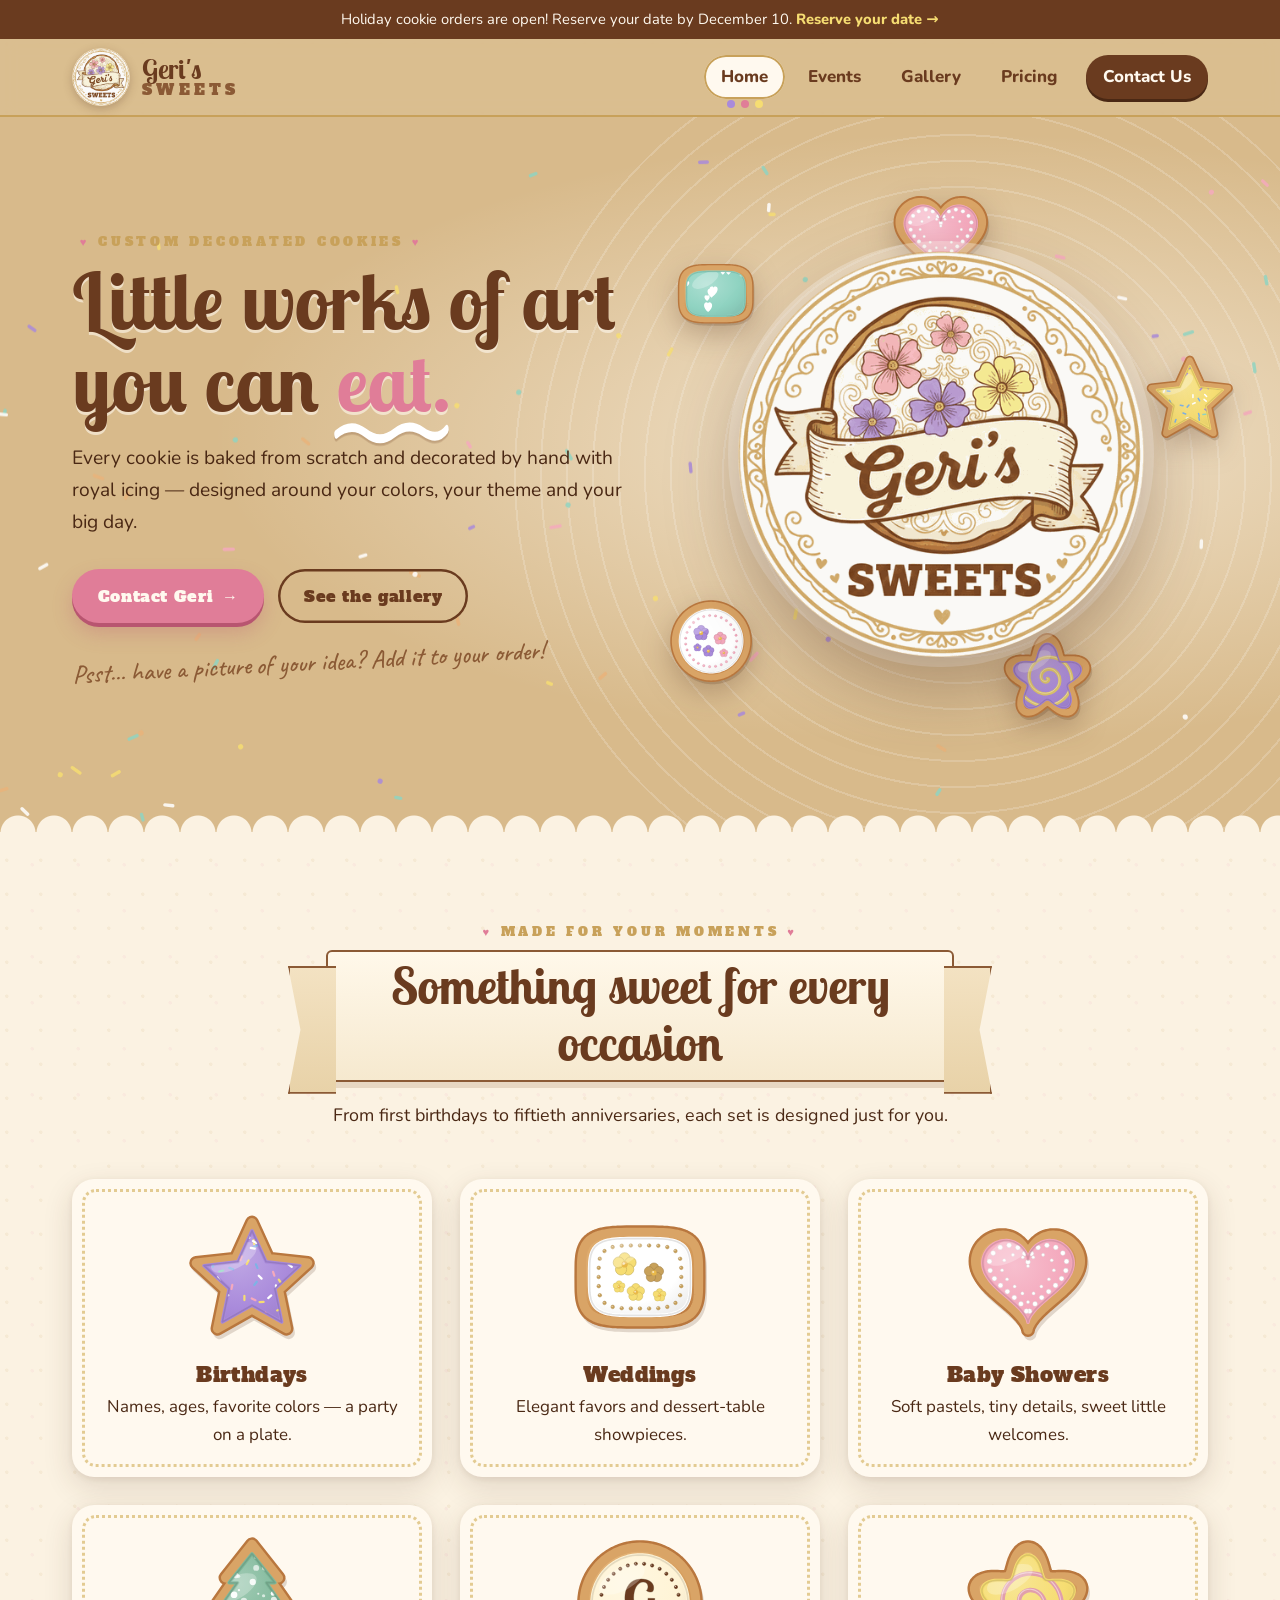
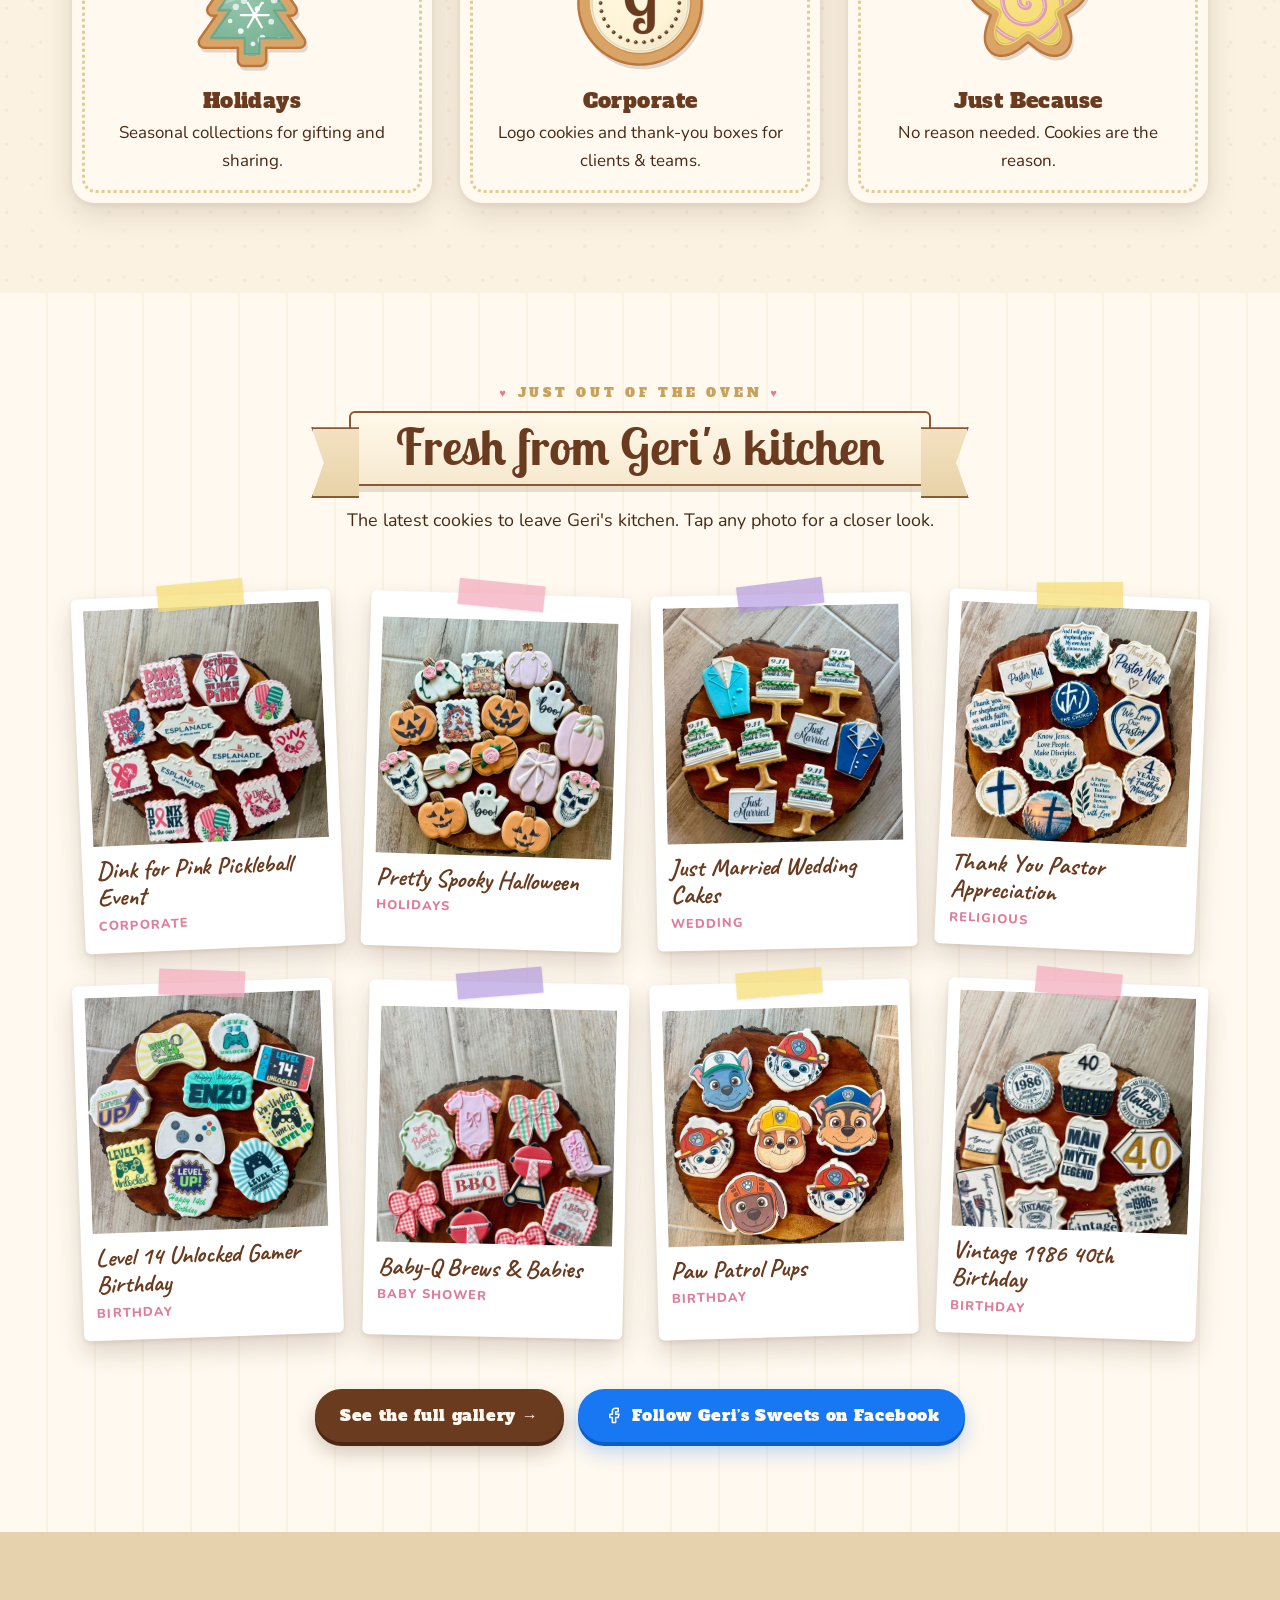
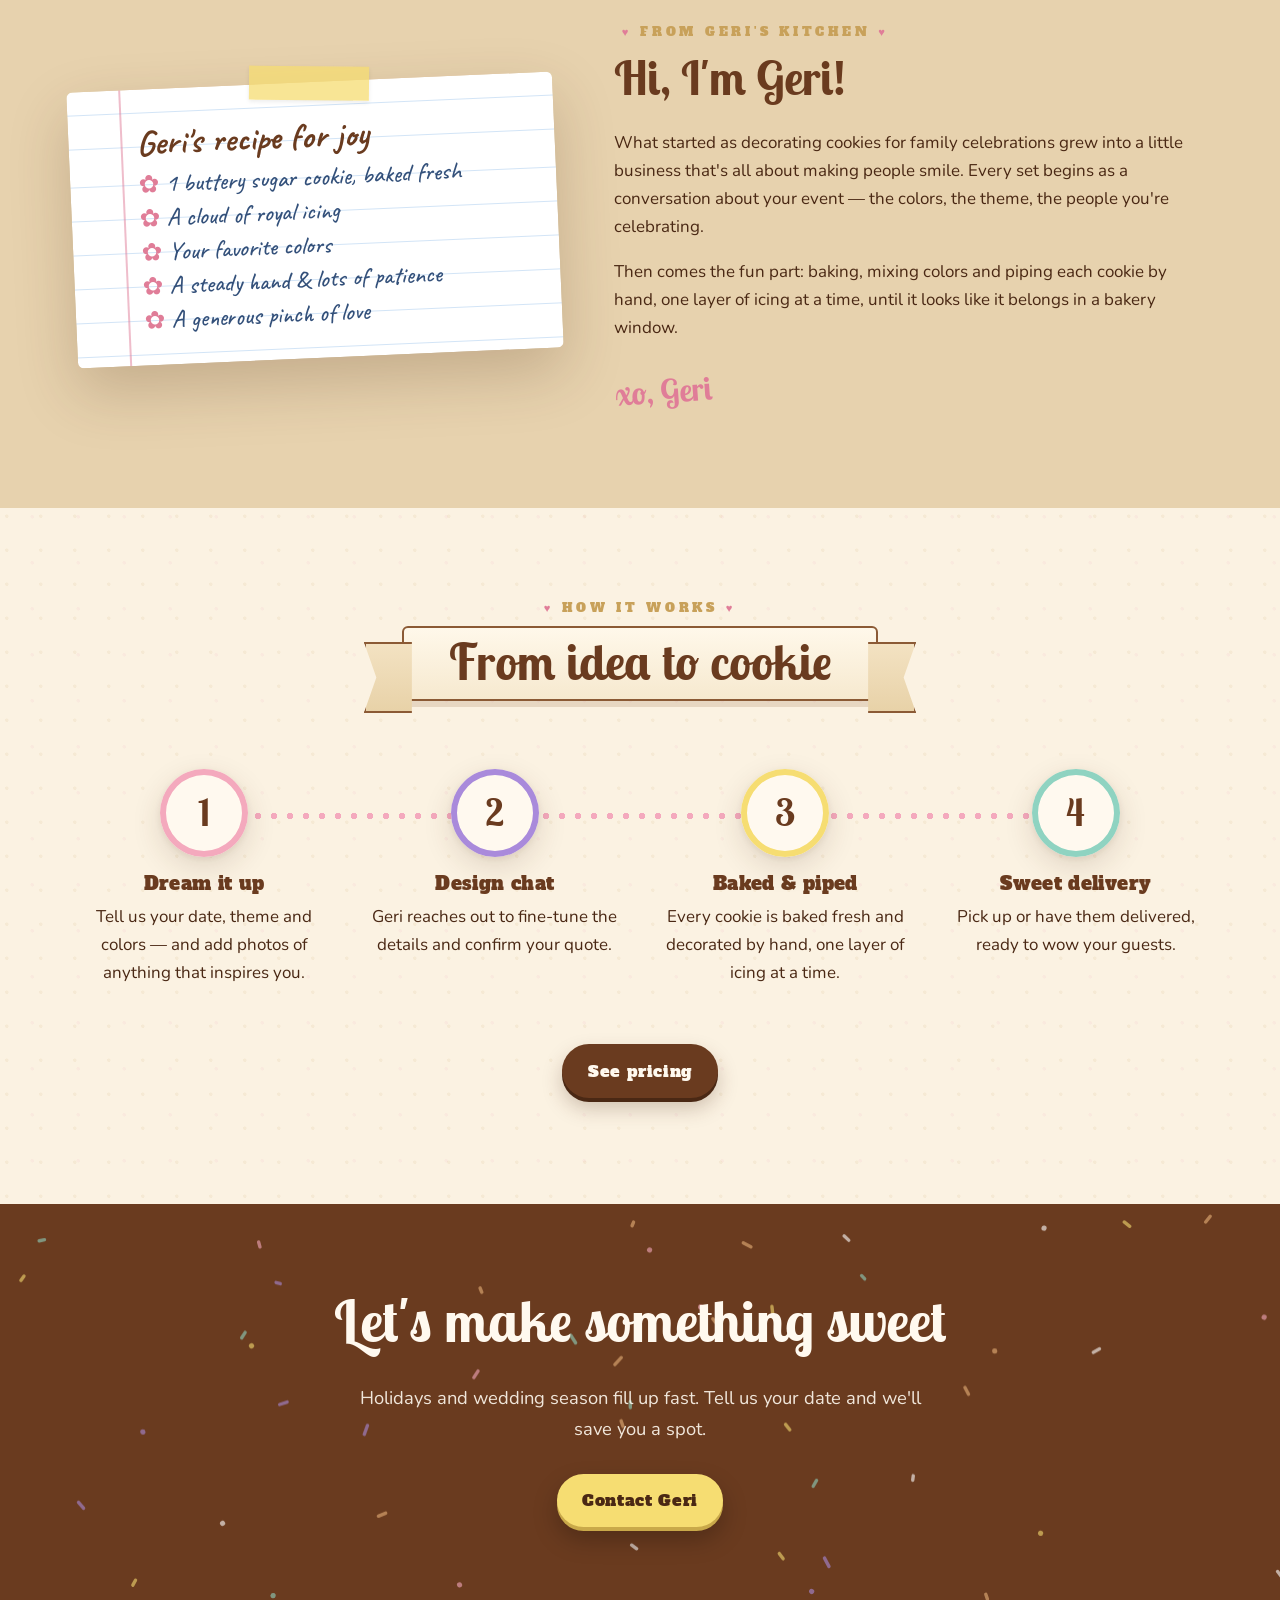
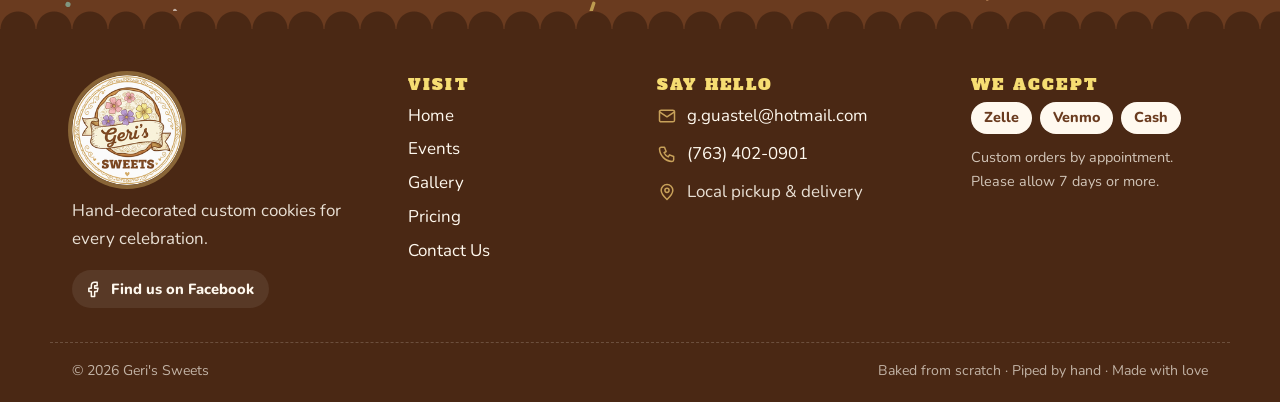
<file: index.html>
<!doctype html>
<html lang="en">
<head>
  <meta charset="utf-8">
  <meta name="viewport" content="width=device-width, initial-scale=1">
  <title>Geri's Sweets · Custom Decorated Cookies</title>
  <meta name="description" content="Hand-decorated custom sugar cookies for birthdays, weddings, baby showers, holidays and corporate gifts. Order from Geri's Sweets.">
  <meta property="og:title" content="Geri's Sweets · Custom Decorated Cookies">
  <meta property="og:description" content="Hand-decorated custom cookies for every celebration.">
  <meta property="og:image" content="images/logo.png">
  <meta name="theme-color" content="#D8BA8B">
  <link rel="icon" type="image/png" href="images/favicon.png">
  <link rel="apple-touch-icon" href="images/apple-touch-icon.png">
  <link rel="stylesheet" href="css/fonts.css">
  <link rel="stylesheet" href="css/style.css">
</head>
<body data-page="home">
  <header id="site-header" class="site-header"></header>

  <main>
    <!-- HERO -->
    <section class="hero">
      <canvas class="sprinkle-canvas" data-count="80" aria-hidden="true"></canvas>
      <div class="wrap hero-grid">
        <div class="hero-copy">
          <span class="eyebrow">Custom Decorated Cookies</span>
          <h1>Little works of art<br>you can <span class="accent">eat.<svg class="piped-underline" viewBox="0 0 200 20" preserveAspectRatio="none" aria-hidden="true"><path d="M4 12 Q 30 2 55 11 T 105 11 T 155 10 T 196 8"/></svg></span></h1>
          <p class="hero-lead">Every cookie is baked from scratch and decorated by hand with royal icing — designed around your colors, your theme and your big day.</p>
          <div class="btn-row">
            <a class="btn btn-pink" href="contact.html">Contact Geri <span aria-hidden="true">→</span></a>
            <a class="btn btn-ghost" href="gallery.html">See the gallery</a>
          </div>
          <div class="hero-note"><span class="hand">Psst… have a picture of your idea? Add it to your order!</span></div>
        </div>
        <div class="hero-stage" aria-hidden="true">
          <div class="orbit" id="hero-orbit"></div>
          <div class="hero-logo"><img src="images/logo.png" alt="" width="480" height="480"></div>
        </div>
      </div>
      <div class="scallop scallop-bottom" aria-hidden="true"></div>
    </section>

    <!-- OCCASIONS -->
    <section class="section">
      <div class="wrap">
        <div class="section-head reveal">
          <span class="eyebrow">Made for your moments</span>
          <h2 class="ribbon">Something sweet for every occasion</h2>
          <p>From first birthdays to fiftieth anniversaries, each set is designed just for you.</p>
        </div>
        <div class="grid grid-3" id="occasions"></div>
      </div>
    </section>

    <!-- SHOWCASE: newest gallery photos (set by date in js/data.js) -->
    <section class="section showcase">
      <div class="wrap">
        <div class="section-head reveal">
          <span class="eyebrow">Just out of the oven</span>
          <h2 class="ribbon">Fresh from Geri's kitchen</h2>
          <p>The latest cookies to leave Geri's kitchen. Tap any photo for a closer look.</p>
        </div>
        <div class="showcase-track" id="showcase"></div>
        <div class="showcase-cta reveal" id="showcase-cta"></div>
      </div>
    </section>

    <!-- STORY -->
    <section class="section story">
      <div class="wrap story-grid">
        <div class="reveal">
          <div class="recipe-card">
            <h3>Geri's recipe for joy</h3>
            <ul>
              <li>1 buttery sugar cookie, baked fresh</li>
              <li>A cloud of royal icing</li>
              <li>Your favorite colors</li>
              <li>A steady hand &amp; lots of patience</li>
              <li>A generous pinch of love</li>
            </ul>
          </div>
        </div>
        <div class="story-copy reveal">
          <span class="eyebrow">From Geri's kitchen</span>
          <h2>Hi, I'm Geri!</h2>
          <!-- EDIT ME: write Geri's story in her own words -->
          <p>What started as decorating cookies for family celebrations grew into a little business that's all about making people smile. Every set begins as a conversation about your event — the colors, the theme, the people you're celebrating.</p>
          <p>Then comes the fun part: baking, mixing colors and piping each cookie by hand, one layer of icing at a time, until it looks like it belongs in a bakery window.</p>
          <span class="signature">xo, Geri</span>
        </div>
      </div>
    </section>

    <!-- STEPS -->
    <section class="section">
      <div class="wrap">
        <div class="section-head reveal">
          <span class="eyebrow">How it works</span>
          <h2 class="ribbon">From idea to cookie</h2>
        </div>
        <div class="steps" id="steps"></div>
        <p class="center reveal" style="margin-top:40px"><a class="btn" href="pricing.html">See pricing</a></p>
      </div>
    </section>

    <!-- CTA -->
    <section class="cta-band">
      <canvas class="sprinkle-canvas" data-count="50" aria-hidden="true"></canvas>
      <div class="wrap reveal">
        <h2>Let's make something sweet</h2>
        <p>Holidays and wedding season fill up fast. Tell us your date and we'll save you a spot.</p>
        <a class="btn" href="contact.html">Contact Geri</a>
      </div>
    </section>
  </main>

  <footer id="site-footer" class="site-footer"></footer>

  <script src="js/config.js"></script>
  <script src="js/data.js"></script>
  <script src="js/cookie-art.js"></script>
  <script src="js/site.js"></script>
  <script src="js/home.js"></script>
</body>
</html>
</file>
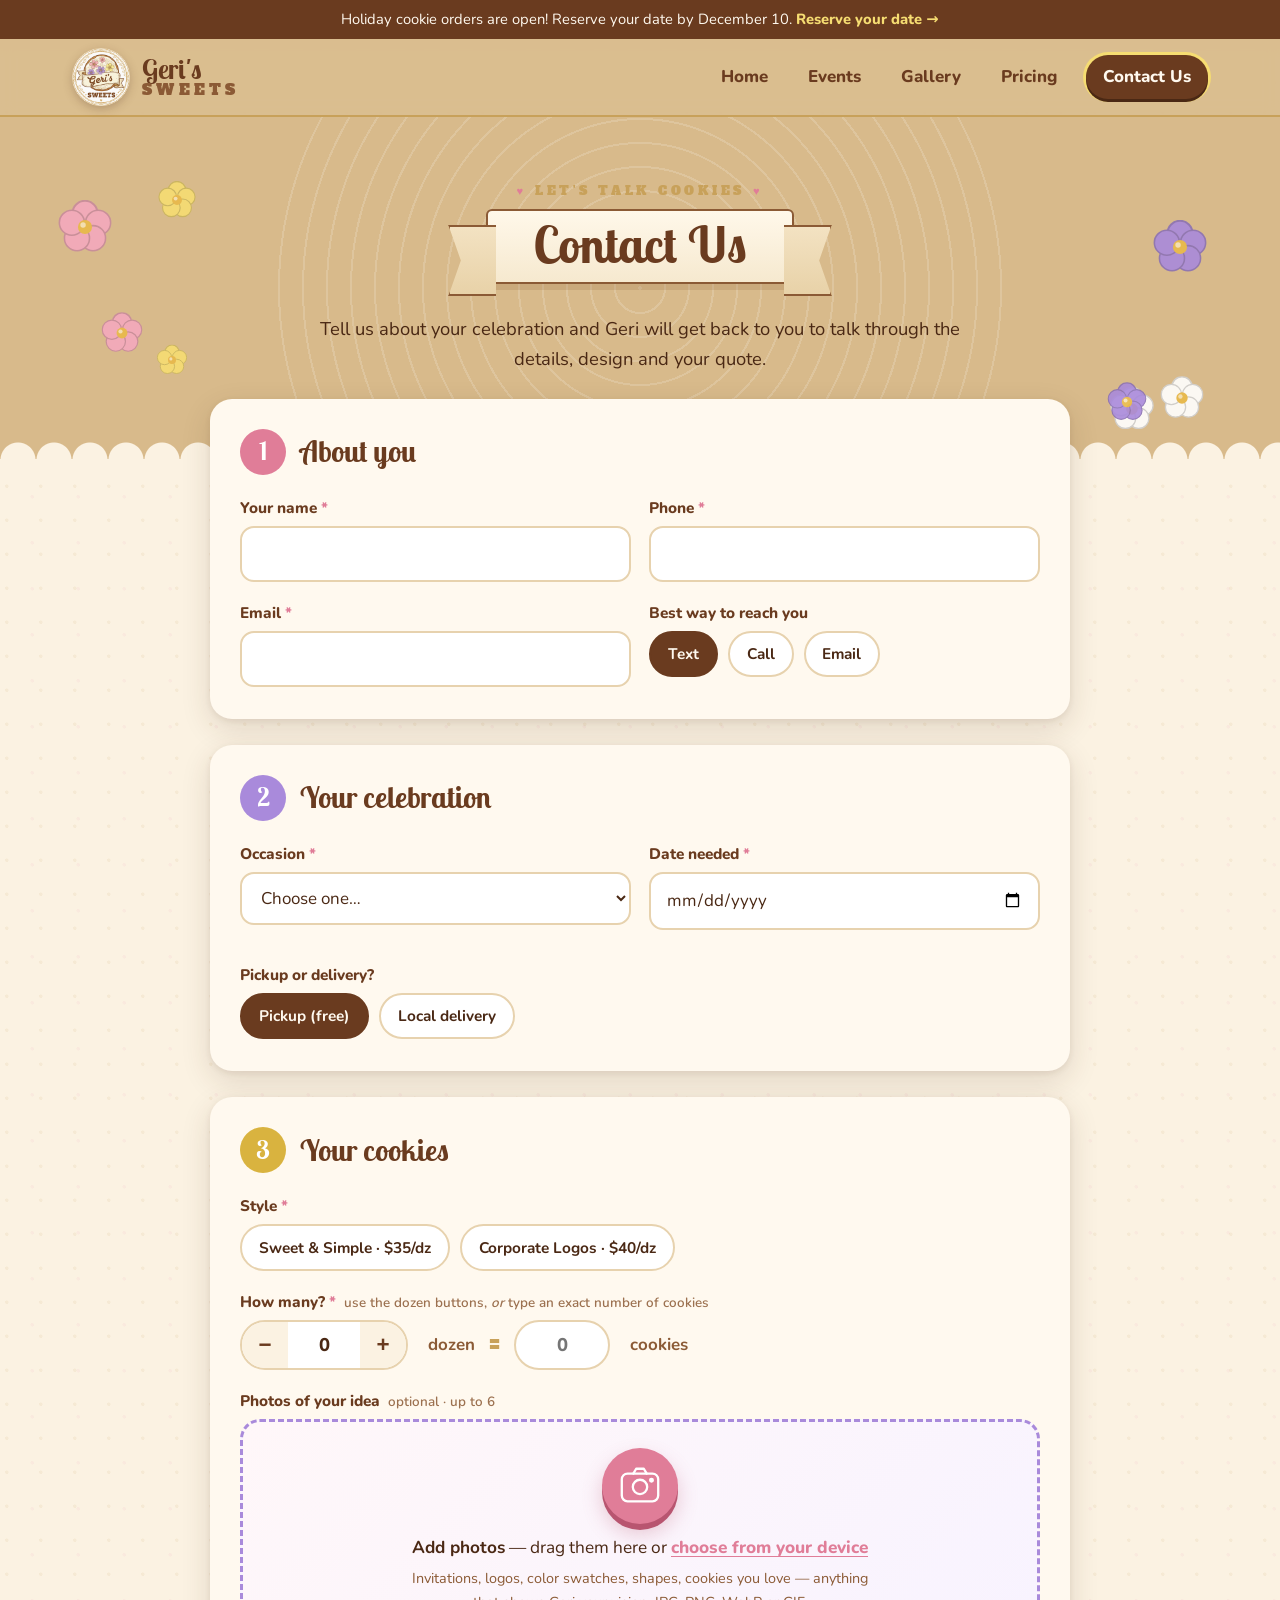
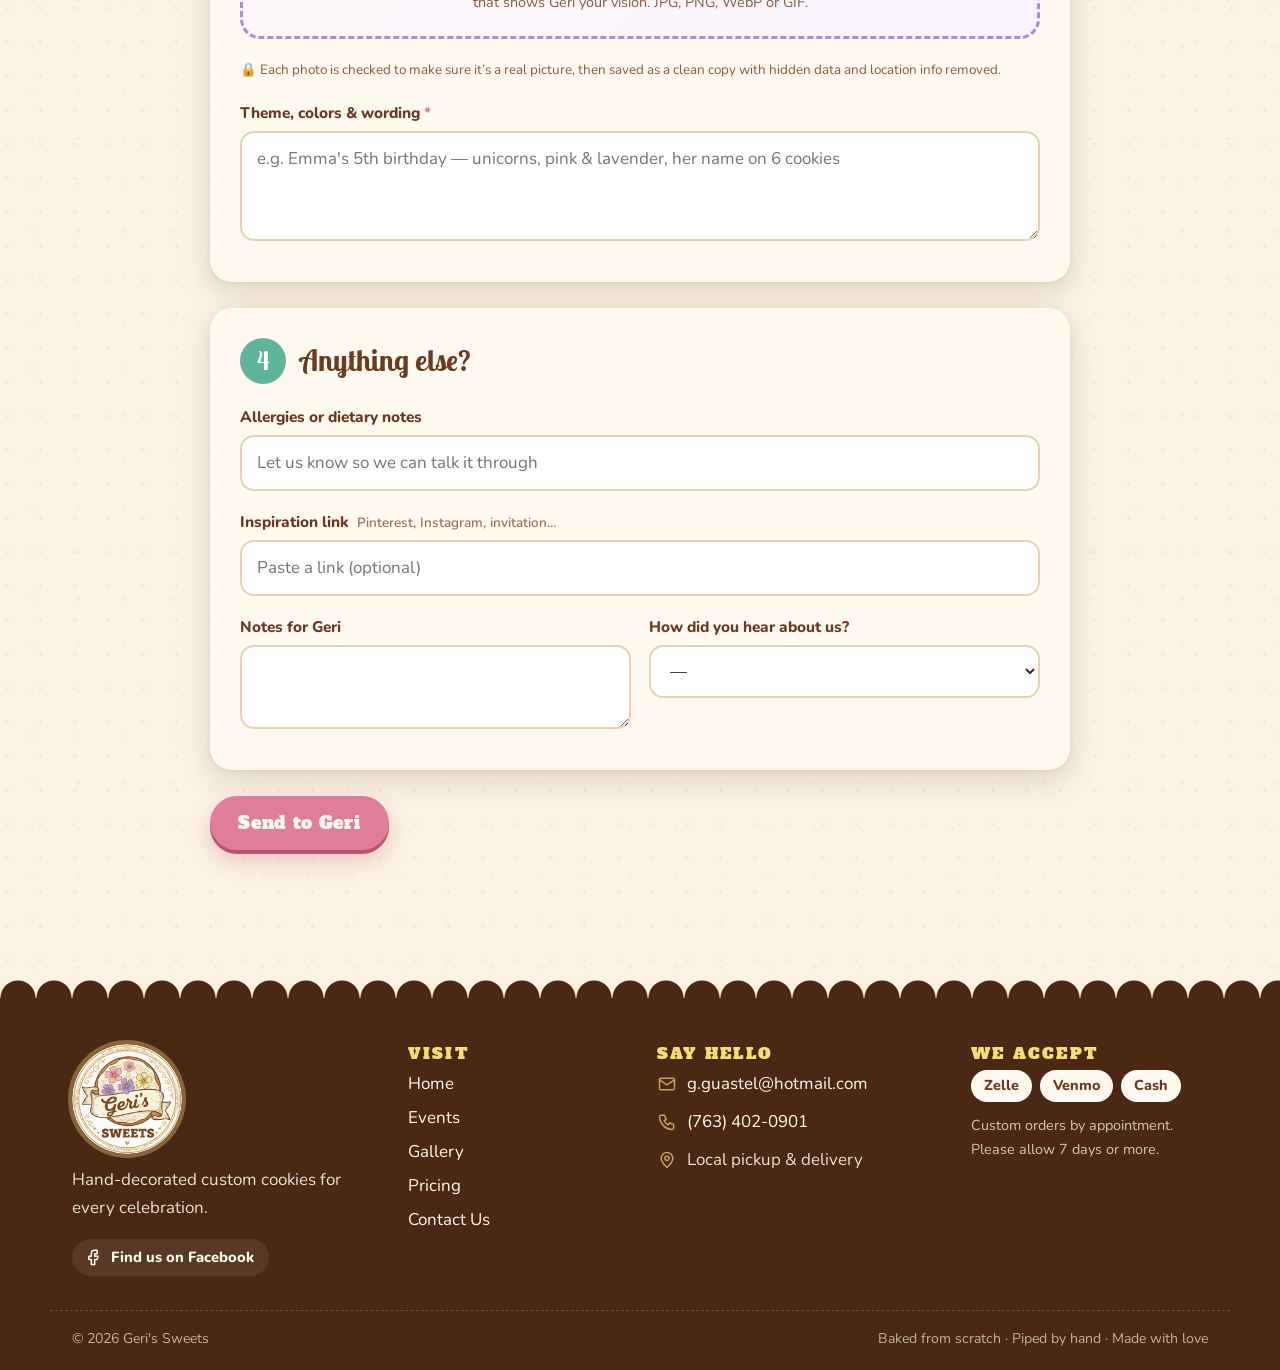
<file: contact.html>
<!doctype html>
<html lang="en">
<head>
  <meta charset="utf-8">
  <meta name="viewport" content="width=device-width, initial-scale=1">
  <title>Contact Us · Geri's Sweets</title>
  <meta name="description" content="Request custom decorated cookies from Geri's Sweets. Design your cookie, pick your date and get an instant estimate.">
  <meta name="theme-color" content="#D8BA8B">
  <link rel="icon" type="image/png" href="images/favicon.png">
  <link rel="apple-touch-icon" href="images/apple-touch-icon.png">
  <link rel="stylesheet" href="css/fonts.css">
  <link rel="stylesheet" href="css/style.css">
</head>
<body data-page="contact">
  <header id="site-header" class="site-header"></header>

  <main>
    <section class="page-hero" data-flowers="8">
      <div class="wrap">
        <span class="eyebrow">Let's talk cookies</span>
        <h1 class="ribbon">Contact Us</h1>
        <p>Tell us about your celebration and Geri will get back to you to talk through the details, design and your quote.</p>
      </div>
      <div class="scallop scallop-bottom" aria-hidden="true"></div>
    </section>

    <section class="section" style="padding-top:0">
      <div class="wrap order-layout">

        <form class="order-form" id="order-form" novalidate>
          <!-- 1. You -->
          <div class="card">
            <div class="form-step-head"><span class="n">1</span><h2>About you</h2></div>
            <div class="row-2">
              <div class="field"><label for="f-name">Your name <span class="req">*</span></label><input id="f-name" name="name" type="text" autocomplete="name" required><div class="err">Please tell us your name.</div></div>
              <div class="field"><label for="f-phone">Phone <span class="req">*</span></label><input id="f-phone" name="phone" type="tel" autocomplete="tel" required><div class="err">We'll need a number to reach you.</div></div>
            </div>
            <div class="row-2">
              <div class="field"><label for="f-email">Email <span class="req">*</span></label><input id="f-email" name="email" type="email" autocomplete="email" required><div class="err">Please enter a valid email.</div></div>
              <div class="field"><span class="label">Best way to reach you</span>
                <div class="opt-group">
                  <label class="opt"><input type="radio" name="contact" value="Text" checked><span>Text</span></label>
                  <label class="opt"><input type="radio" name="contact" value="Call"><span>Call</span></label>
                  <label class="opt"><input type="radio" name="contact" value="Email"><span>Email</span></label>
                </div>
              </div>
            </div>
          </div>

          <!-- 2. Event -->
          <div class="card">
            <div class="form-step-head"><span class="n">2</span><h2>Your celebration</h2></div>
            <div class="row-2">
              <div class="field"><label for="f-occasion">Occasion <span class="req">*</span></label>
                <select id="f-occasion" name="occasion" required>
                  <option value="">Choose one…</option>
                  <option>Birthday</option><option>Wedding / Bridal Shower</option><option>Baby Shower / Gender Reveal</option>
                  <option>Holiday</option><option>Graduation</option><option>Corporate / Client Gifts</option><option>Just Because</option><option>Other</option>
                </select><div class="err">Pick the closest match.</div></div>
              <div class="field"><label for="f-date">Date needed <span class="req">*</span></label><input id="f-date" name="date" type="date" required><div class="err">Please choose a date.</div></div>
            </div>
            <div class="rush-warn" id="rush-warn">That's a quick turnaround! Orders needed within the rush window include a rush fee, and Geri will confirm availability.</div>
            <div class="field" style="margin-top:14px"><span class="label">Pickup or delivery?</span>
              <div class="opt-group">
                <label class="opt"><input type="radio" name="getting" value="Pickup" checked><span>Pickup (free)</span></label>
                <label class="opt"><input type="radio" name="getting" value="Delivery"><span>Local delivery</span></label>
              </div>
            </div>
            <div class="field" id="addr-field" hidden><label for="f-address">Delivery address <span class="req">*</span></label><input id="f-address" name="address" type="text" autocomplete="street-address"><div class="err">Where should we deliver?</div></div>
          </div>

          <!-- 3. Cookies -->
          <div class="card">
            <div class="form-step-head"><span class="n">3</span><h2>Your cookies</h2></div>
            <div class="field" id="f-tier-field"><span class="label">Style <span class="req">*</span></span><div class="opt-group" id="tier-opts"></div><div class="err">Please choose a cookie style.</div></div>
            <div class="field" id="f-dozens-field"><span class="label">How many? <span class="req">*</span> <span class="hint">use the dozen buttons, <em>or</em> type an exact number of cookies</span></span>
              <div class="qty-row">
                <div class="qty-unit">
                  <div class="qty"><button type="button" data-q="-1" aria-label="One dozen fewer">−</button><input id="f-dozens" type="number" min="0" max="50" step="1" value="0" inputmode="numeric" aria-label="Dozens"><button type="button" data-q="1" aria-label="One dozen more">+</button></div>
                  <span class="qty-note">dozen</span>
                </div>
                <span class="qty-eq" aria-hidden="true">=</span>
                <div class="qty-unit">
                  <input id="f-cookies" name="cookies" class="cookie-count" type="number" min="0" max="600" step="1" value="" placeholder="0" inputmode="numeric" aria-label="Number of cookies">
                  <span class="qty-note">cookies</span>
                </div>
              </div>
              <p class="qty-hint" id="qty-hint" aria-live="polite"></p>
              <div class="err" id="qty-err">Minimum order is 12 cookies (1 dozen).</div>
            </div>

            <div class="field" id="f-photos-field"><span class="label">Photos of your idea <span class="hint">optional · up to 6</span></span>
              <div class="dropzone" id="dropzone" role="button" tabindex="0" aria-describedby="photo-help">
                <input type="file" id="f-photos" accept="image/jpeg,image/png,image/webp,image/gif,.jpg,.jpeg,.png,.webp,.gif" multiple hidden>
                <div class="dz-icon" aria-hidden="true"><svg viewBox="0 0 48 48" width="46" height="46" fill="none" stroke="currentColor" stroke-width="2.4" stroke-linecap="round" stroke-linejoin="round"><rect x="5" y="11" width="38" height="29" rx="6"/><path d="M17 11l3-5h8l3 5"/><circle cx="24" cy="25" r="7.5"/><circle cx="36" cy="18" r="1.4" fill="currentColor"/></svg></div>
                <p class="dz-title"><strong>Add photos</strong> — drag them here or <span class="dz-link">choose from your device</span></p>
                <p class="dz-sub" id="photo-help">Invitations, logos, color swatches, shapes, cookies you love — anything that shows Geri your vision. JPG, PNG, WebP or GIF.</p>
              </div>
              <div class="photo-count" id="photo-count" aria-live="polite"></div>
              <ul class="photo-list" id="photo-list" aria-live="polite"></ul>
              <p class="photo-safety"><span aria-hidden="true">🔒</span> Each photo is checked to make sure it’s a real picture, then saved as a clean copy with hidden data and location info removed.</p>
            </div>

            <div class="field"><label for="f-theme">Theme, colors &amp; wording <span class="req">*</span></label>
              <textarea id="f-theme" name="theme" required placeholder="e.g. Emma's 5th birthday — unicorns, pink & lavender, her name on 6 cookies"></textarea><div class="err">Tell us a little about the look you want.</div></div>
          </div>

          <!-- 4. Anything else -->
          <div class="card">
            <div class="form-step-head"><span class="n">4</span><h2>Anything else?</h2></div>
            <div class="field"><label for="f-allergy">Allergies or dietary notes</label><input id="f-allergy" name="allergies" type="text" placeholder="Let us know so we can talk it through"></div>
            <div class="field"><label for="f-inspo">Inspiration link <span class="hint">Pinterest, Instagram, invitation…</span></label><input id="f-inspo" name="inspiration" type="text" placeholder="Paste a link (optional)"></div>
            <div class="row-2">
              <div class="field"><label for="f-notes">Notes for Geri</label><textarea id="f-notes" name="notes" style="min-height:80px"></textarea></div>
              <div class="field"><label for="f-heard">How did you hear about us?</label>
                <select id="f-heard" name="heard"><option value="">—</option><option>Friend or family</option><option>Instagram</option><option>Facebook</option><option>Event or pop-up</option><option>Google</option><option>Other</option></select></div>
            </div>
          </div>

          <div class="submit-row">
            <button class="btn btn-pink" type="submit" id="submit-btn" style="font-size:1.1rem">Send to Geri</button>
            <span class="small" id="submit-note"></span>
          </div>
        </form>

        <div class="card piped success" id="success" tabindex="-1">
          <div class="cookie-wrap" id="success-art"></div>
          <h2>Thank you! Your message is on its way.</h2>
          <p id="success-msg">Geri will be in touch soon to talk through your cookies.</p>
          <p><a class="btn" href="gallery.html">Browse the gallery</a></p>
        </div>

      </div>
    </section>
  </main>

  <footer id="site-footer" class="site-footer"></footer>

  <script src="js/config.js"></script>
  <script src="js/data.js"></script>
  <script src="js/cookie-art.js"></script>
  <script src="js/site.js"></script>
  <script src="js/photo-upload.js"></script>
  <script src="js/contact.js"></script>
</body>
</html>
</file>
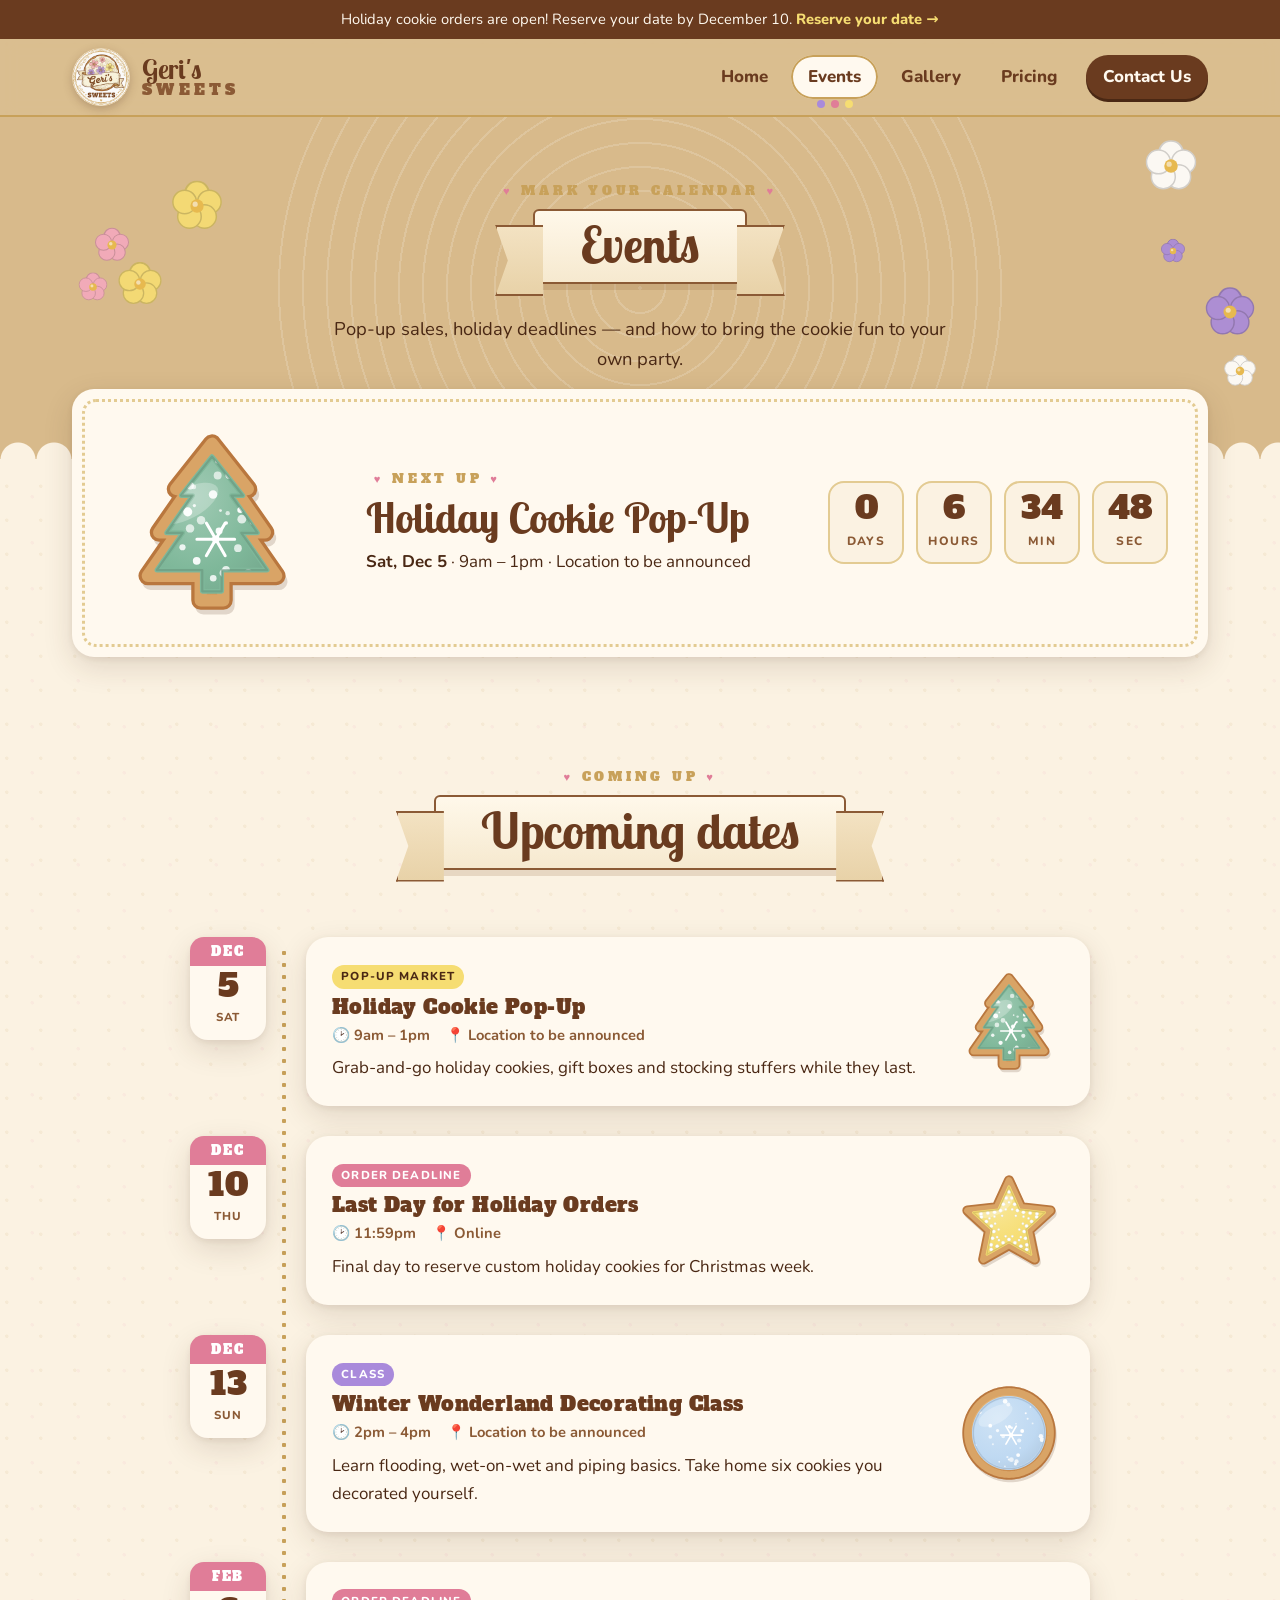
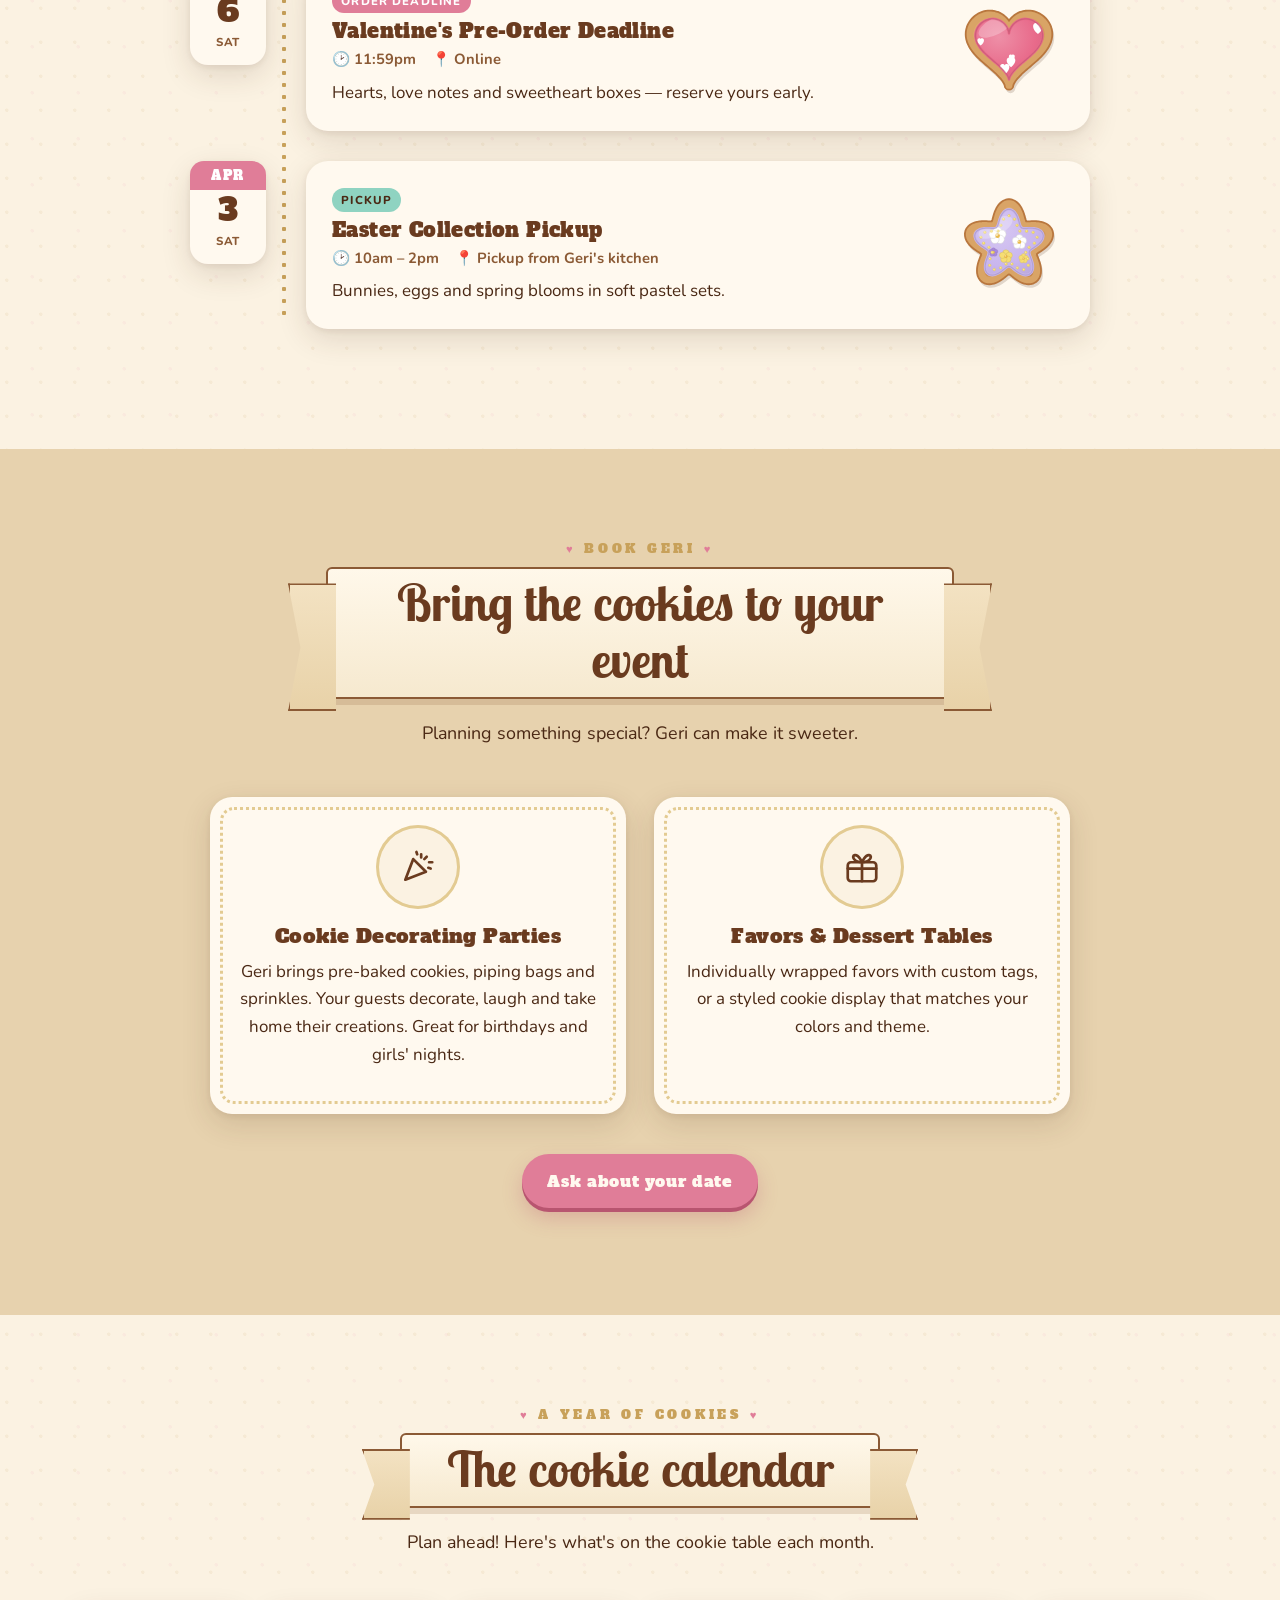
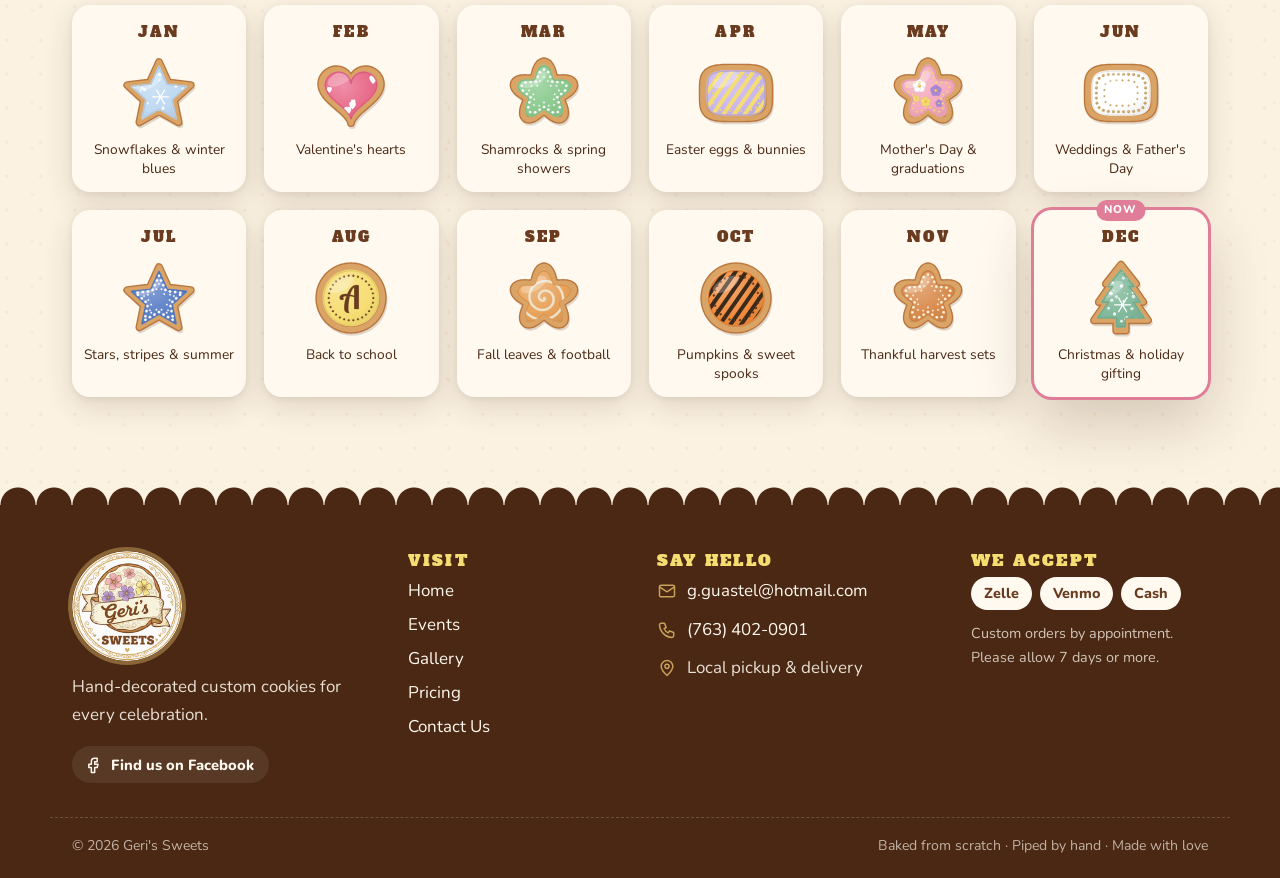
<file: events.html>
<!doctype html>
<html lang="en">
<head>
  <meta charset="utf-8">
  <meta name="viewport" content="width=device-width, initial-scale=1">
  <title>Events · Geri's Sweets</title>
  <meta name="description" content="Pop-ups, holiday order deadlines and cookie parties from Geri's Sweets.">
  <meta name="theme-color" content="#D8BA8B">
  <link rel="icon" type="image/png" href="images/favicon.png">
  <link rel="apple-touch-icon" href="images/apple-touch-icon.png">
  <link rel="stylesheet" href="css/fonts.css">
  <link rel="stylesheet" href="css/style.css">
</head>
<body data-page="events">
  <header id="site-header" class="site-header"></header>

  <main>
    <section class="page-hero" data-flowers="8">
      <div class="wrap">
        <span class="eyebrow">Mark your calendar</span>
        <h1 class="ribbon">Events</h1>
        <p>Pop-up sales, holiday deadlines — and how to bring the cookie fun to your own party.</p>
      </div>
      <div class="scallop scallop-bottom" aria-hidden="true"></div>
    </section>

    <section class="section" style="padding-top:0">
      <div class="wrap">
        <div class="card piped next-up reveal" id="next-up"></div>
      </div>
    </section>

    <section class="section" style="padding-top:20px">
      <div class="wrap">
        <div class="section-head reveal">
          <span class="eyebrow">Coming up</span>
          <h2 class="ribbon">Upcoming dates</h2>
        </div>
        <div class="timeline" id="timeline"></div>
      </div>
    </section>

    <section class="section bg-kraft">
      <div class="wrap">
        <div class="section-head reveal">
          <span class="eyebrow">Book Geri</span>
          <h2 class="ribbon">Bring the cookies to your event</h2>
          <p>Planning something special? Geri can make it sweeter.</p>
        </div>
        <div class="grid grid-2 services-2" id="services"></div>
        <p class="center reveal" style="margin-top:40px"><a class="btn btn-pink" href="contact.html">Ask about your date</a></p>
      </div>
    </section>

    <section class="section">
      <div class="wrap">
        <div class="section-head reveal">
          <span class="eyebrow">A year of cookies</span>
          <h2 class="ribbon">The cookie calendar</h2>
          <p>Plan ahead! Here's what's on the cookie table each month.</p>
        </div>
        <div class="cal-strip" id="calendar"></div>
      </div>
    </section>
  </main>

  <footer id="site-footer" class="site-footer"></footer>

  <script src="js/config.js"></script>
  <script src="js/data.js"></script>
  <script src="js/cookie-art.js"></script>
  <script src="js/site.js"></script>
  <script src="js/events.js"></script>
</body>
</html>
</file>
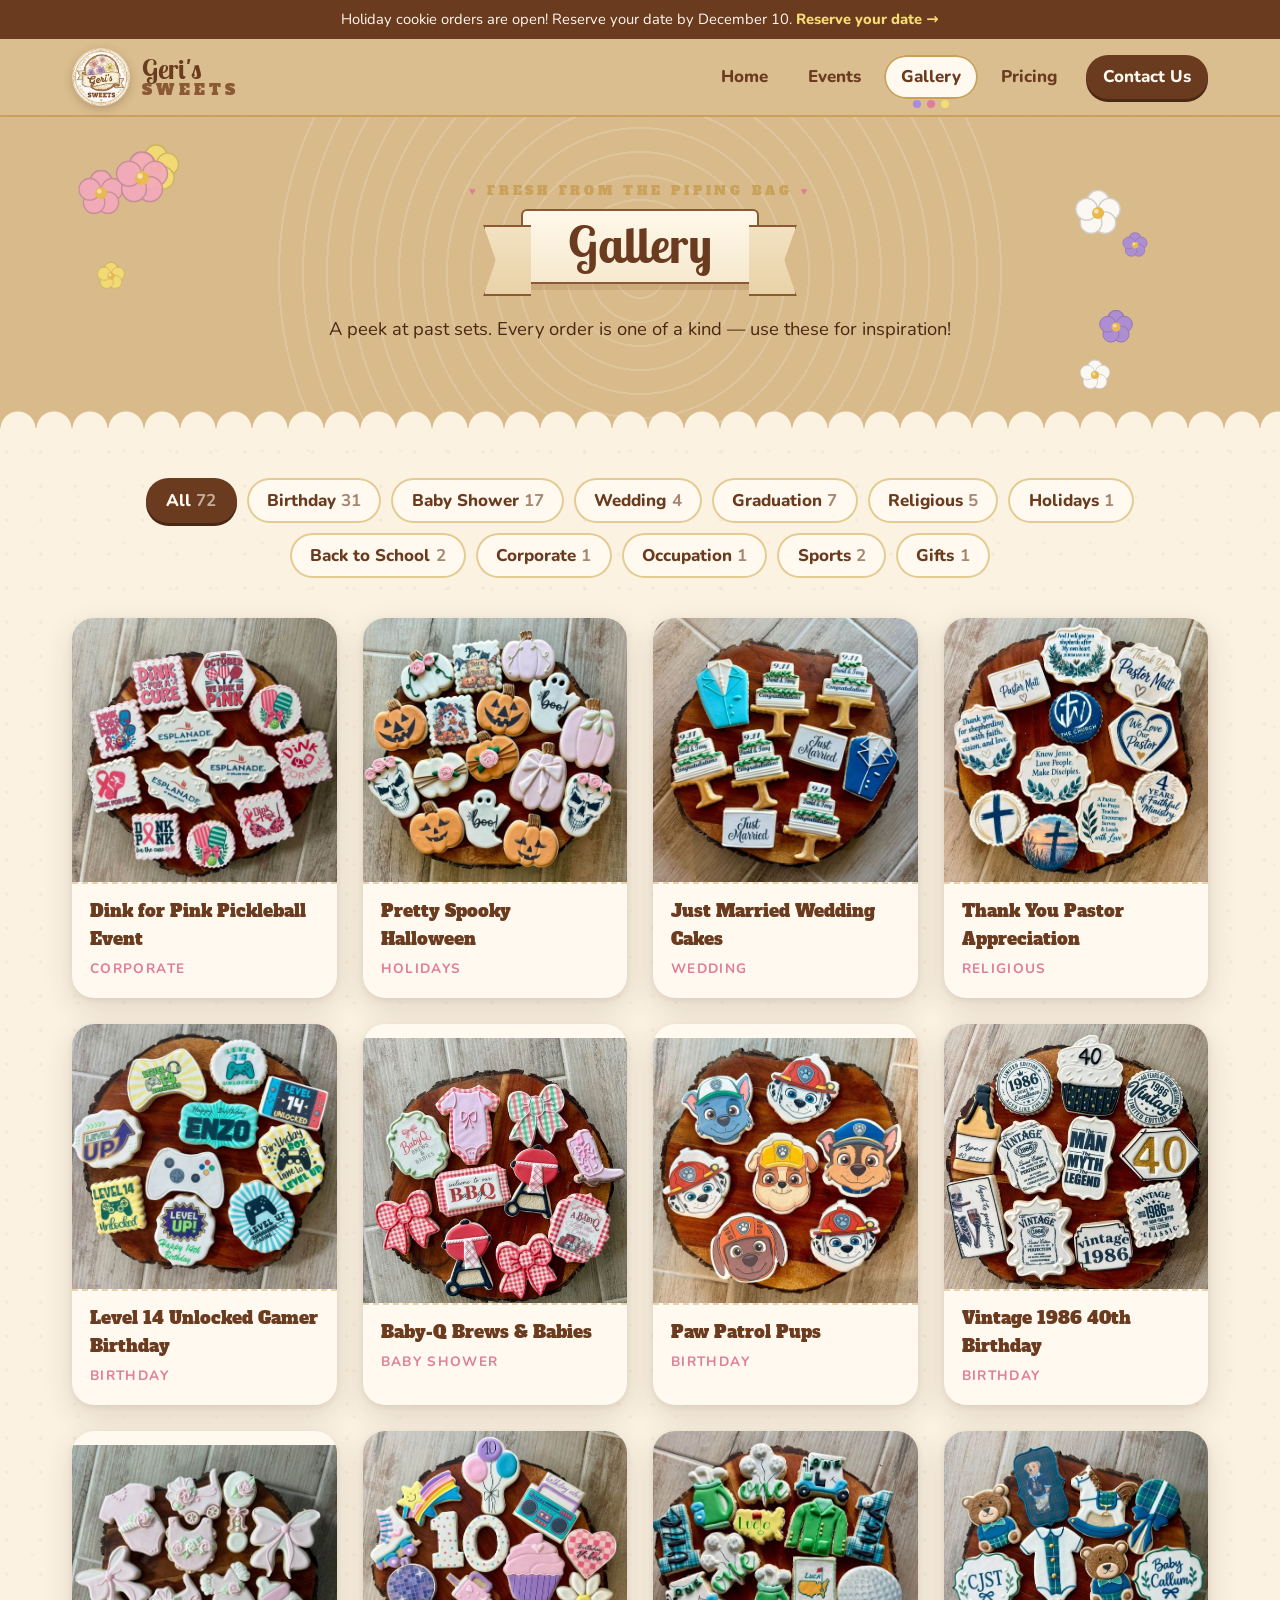
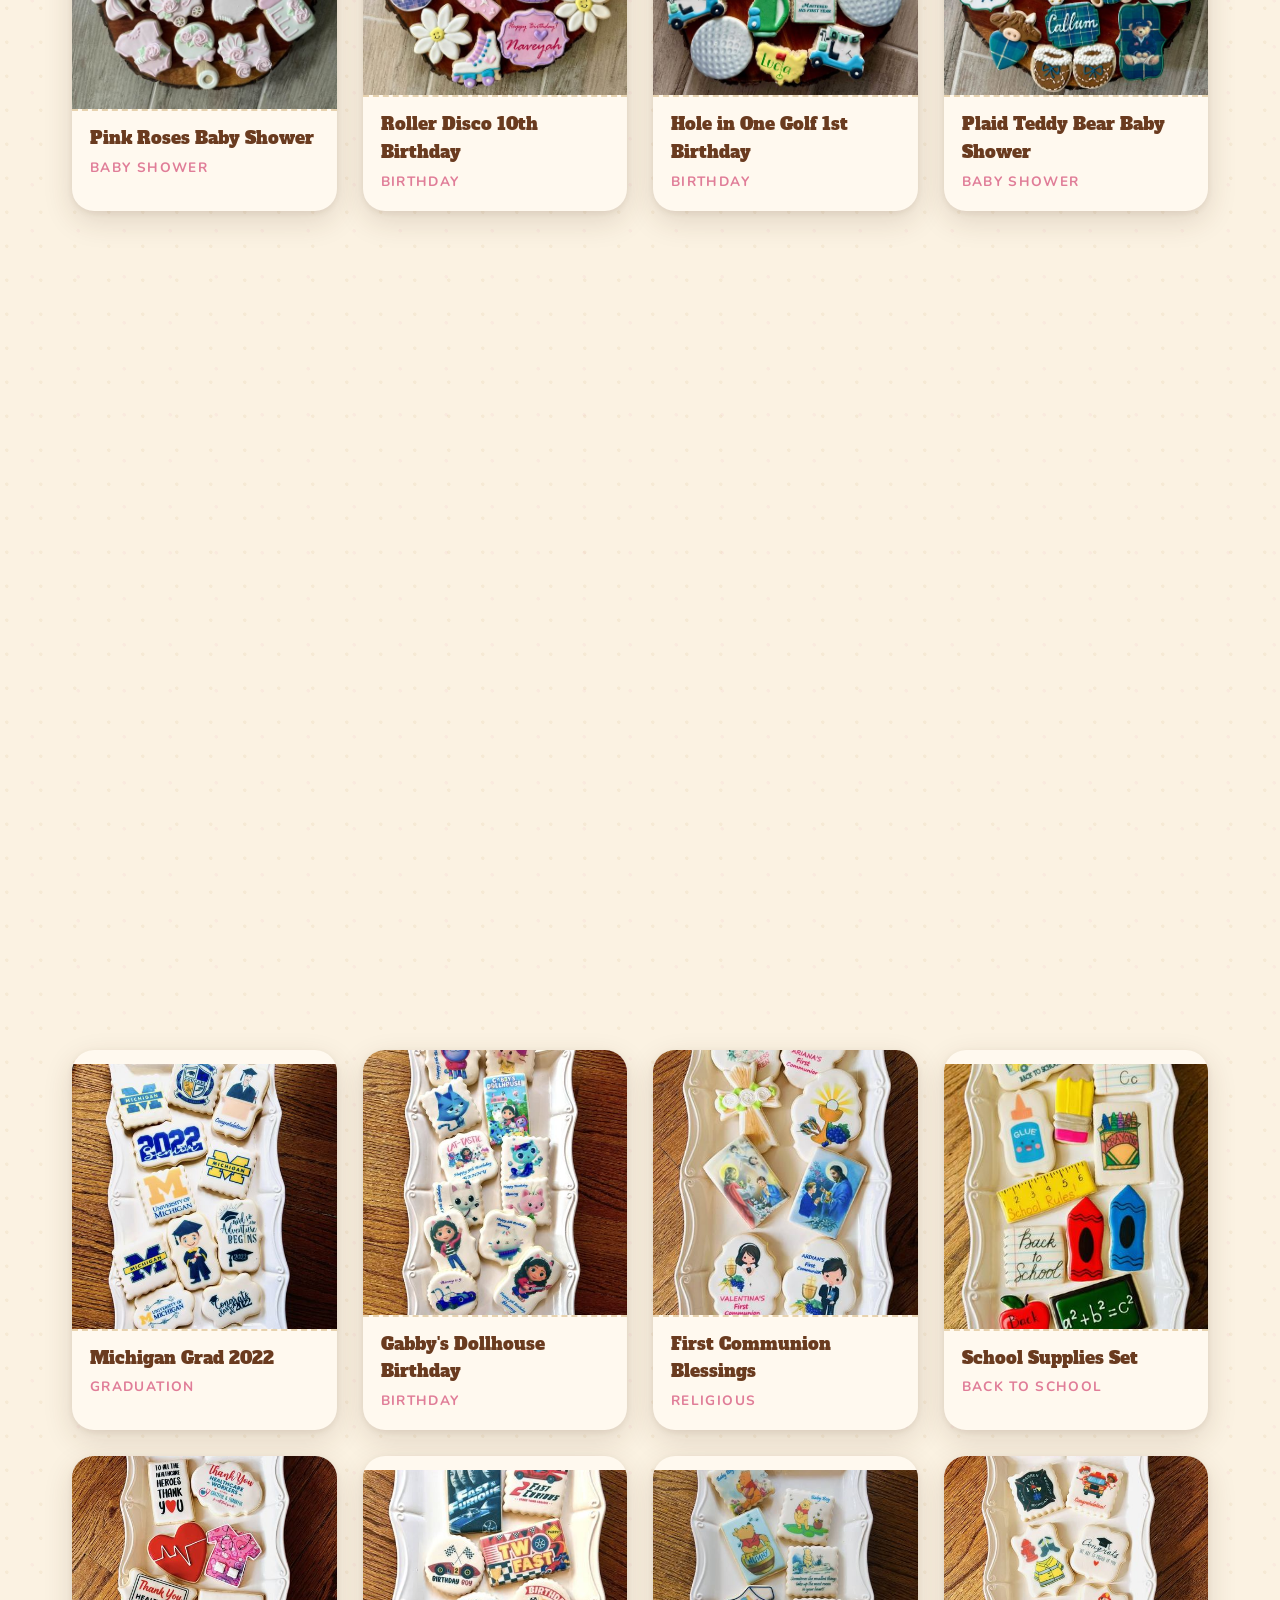
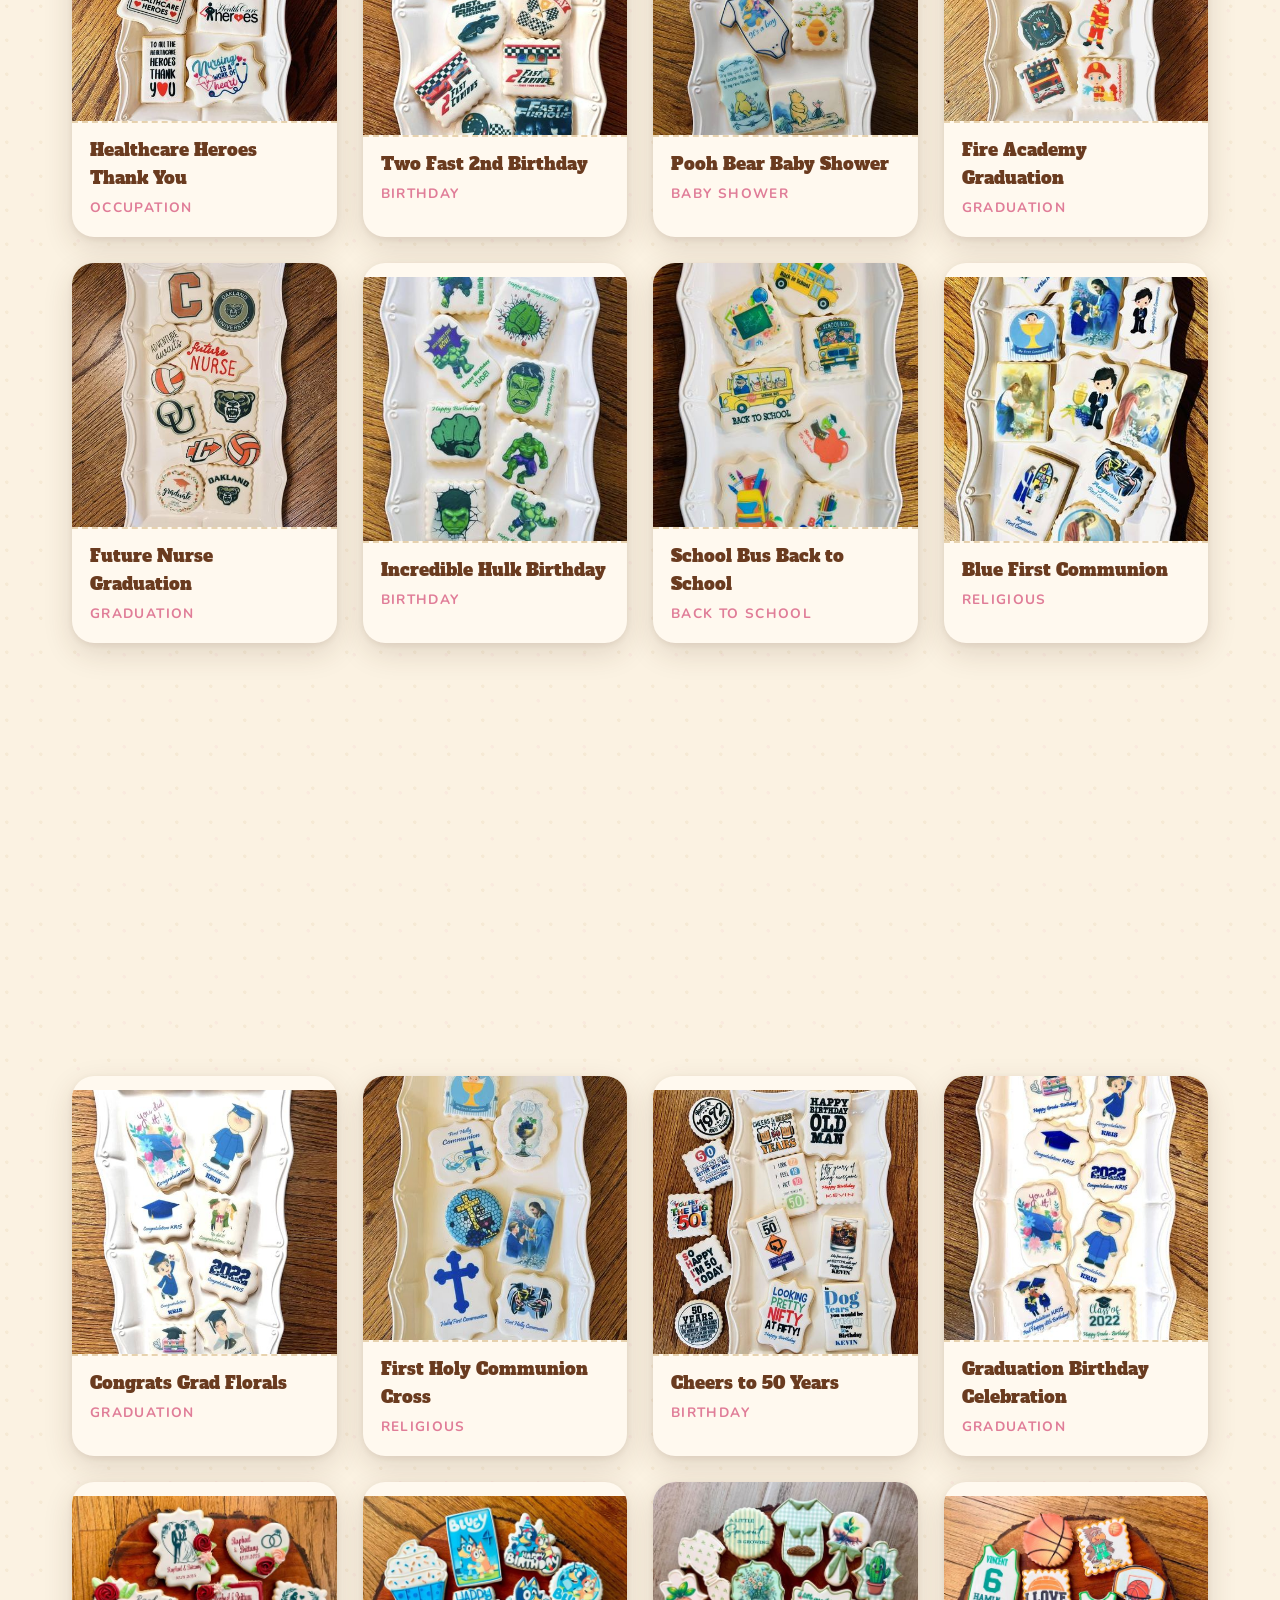
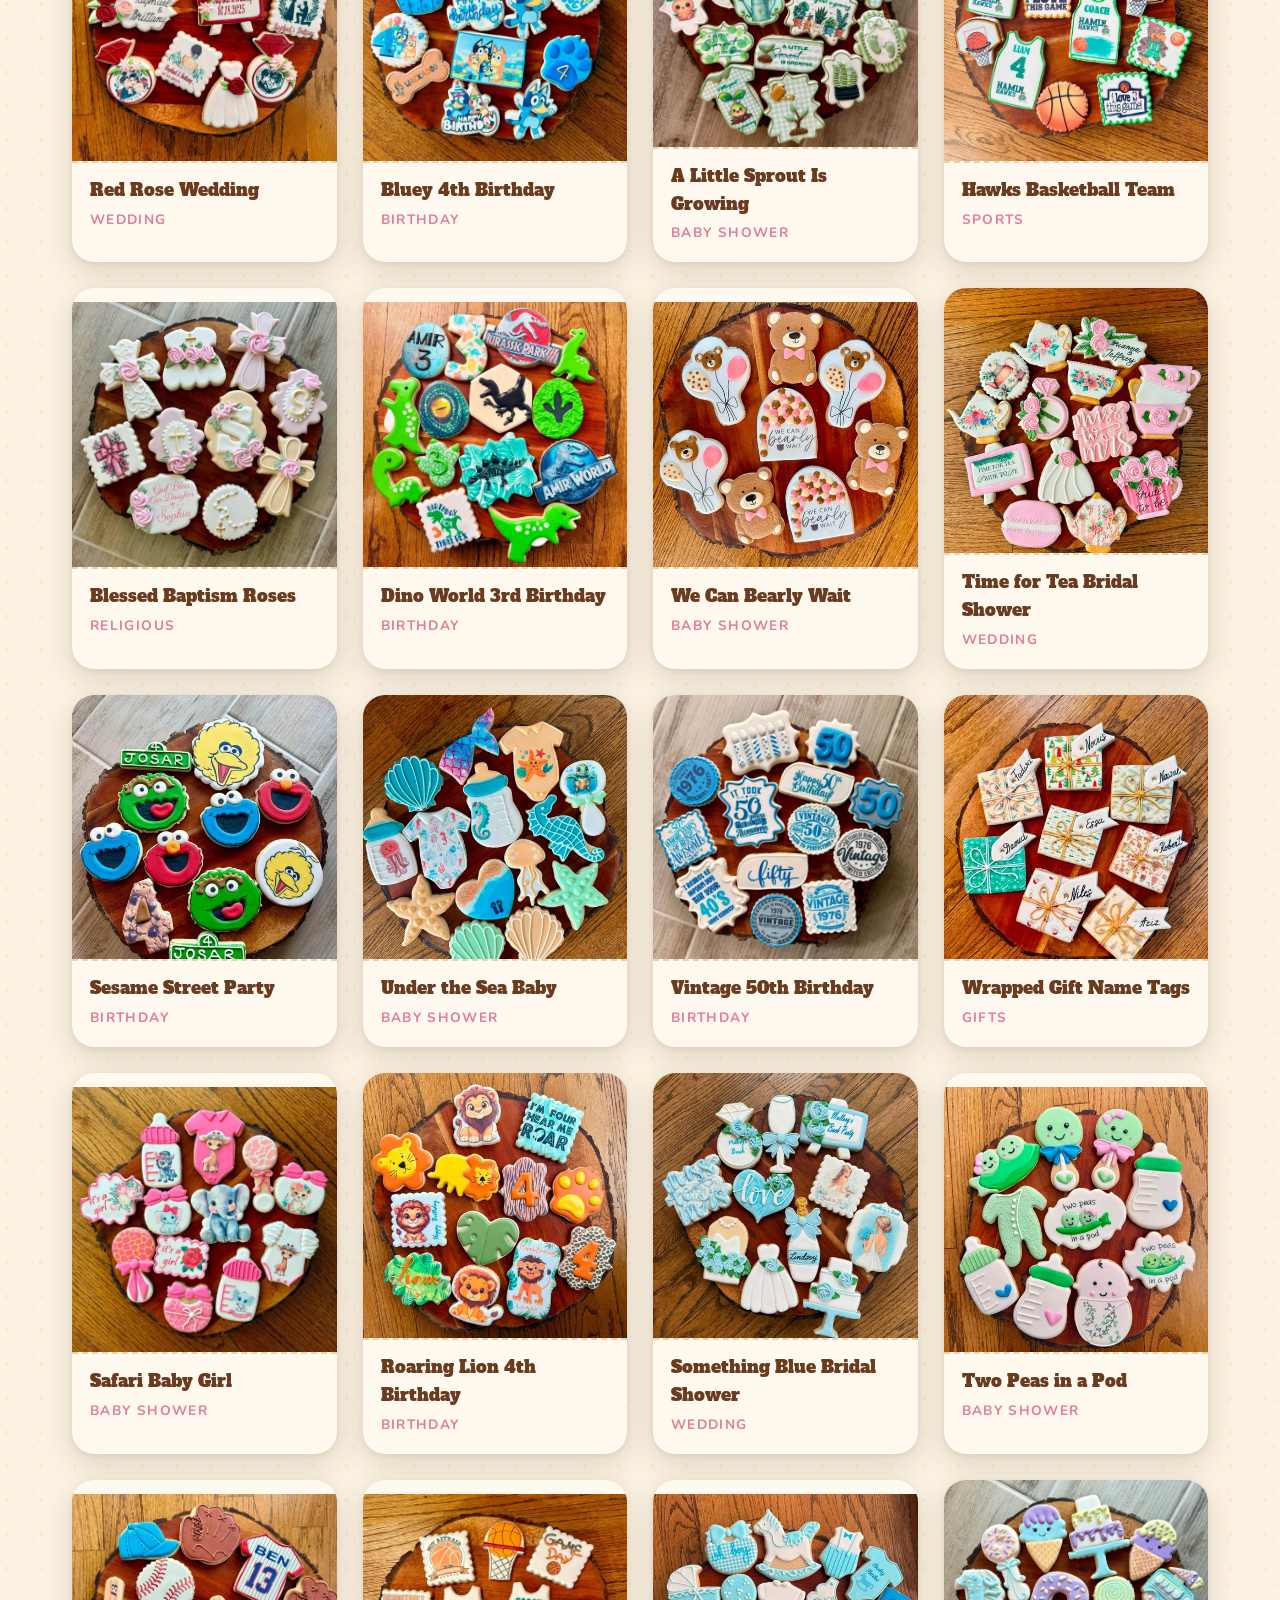
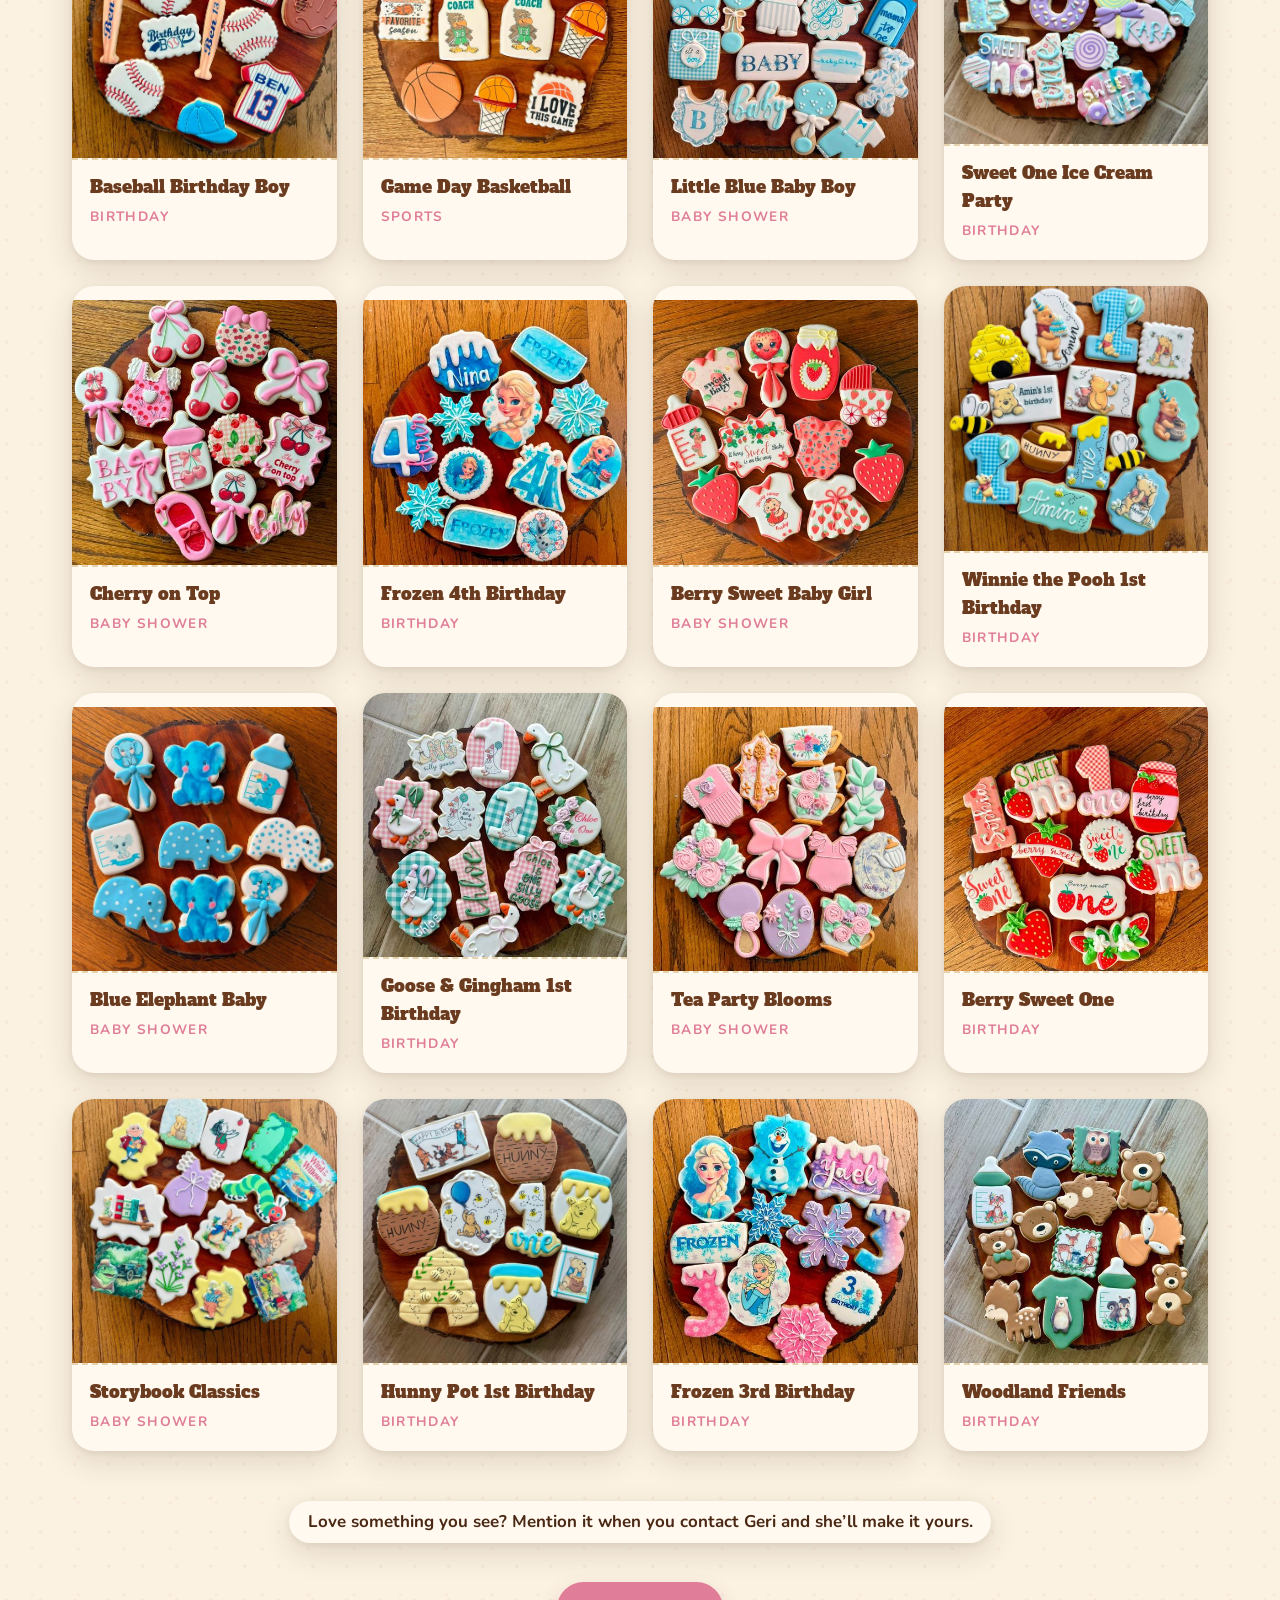
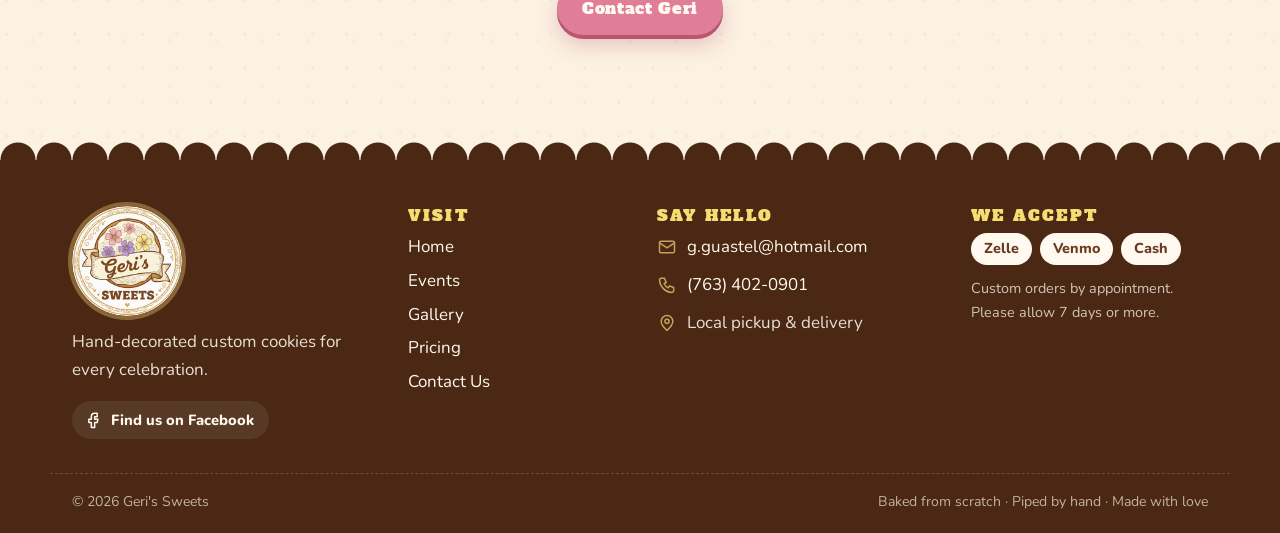
<file: gallery.html>
<!doctype html>
<html lang="en">
<head>
  <meta charset="utf-8">
  <meta name="viewport" content="width=device-width, initial-scale=1">
  <title>Gallery · Geri's Sweets</title>
  <meta name="description" content="Browse custom decorated cookies by Geri's Sweets — birthdays, weddings, baby showers, holidays and more.">
  <meta name="theme-color" content="#D8BA8B">
  <link rel="icon" type="image/png" href="images/favicon.png">
  <link rel="apple-touch-icon" href="images/apple-touch-icon.png">
  <link rel="stylesheet" href="css/fonts.css">
  <link rel="stylesheet" href="css/style.css">
</head>
<body data-page="gallery">
  <header id="site-header" class="site-header"></header>

  <main>
    <section class="page-hero" data-flowers="8">
      <div class="wrap">
        <span class="eyebrow">Fresh from the piping bag</span>
        <h1 class="ribbon">Gallery</h1>
        <p>A peek at past sets. Every order is one of a kind — use these for inspiration!</p>
      </div>
      <div class="scallop scallop-bottom" aria-hidden="true"></div>
    </section>

    <section class="section" style="padding-top:50px">
      <div class="wrap">
        <div class="filters" id="filters" role="toolbar" aria-label="Filter gallery"></div>
        <div class="gallery-grid" id="gallery"></div>
        <div class="photo-tip reveal">
          <p class="pill-note">Love something you see? Mention it when you contact Geri and she’ll make it yours.</p>
          <p style="margin-top:22px"><a class="btn btn-pink" href="contact.html">Contact Geri</a></p>
        </div>
      </div>
    </section>
  </main>

  <div class="lightbox" id="lightbox" role="dialog" aria-modal="true" aria-label="Cookie photo">
    <div class="lb-inner">
      <button class="lb-close" type="button" aria-label="Close">×</button>
      <button class="lb-nav lb-prev" type="button" aria-label="Previous">‹</button>
      <button class="lb-nav lb-next" type="button" aria-label="Next">›</button>
      <div class="lb-media"></div>
      <h3 class="lb-title"></h3>
      <p class="lb-cat small"></p>
    </div>
  </div>

  <footer id="site-footer" class="site-footer"></footer>

  <script src="js/config.js"></script>
  <script src="js/data.js"></script>
  <script src="js/cookie-art.js"></script>
  <script src="js/site.js"></script>
  <script src="js/gallery.js"></script>
</body>
</html>
</file>
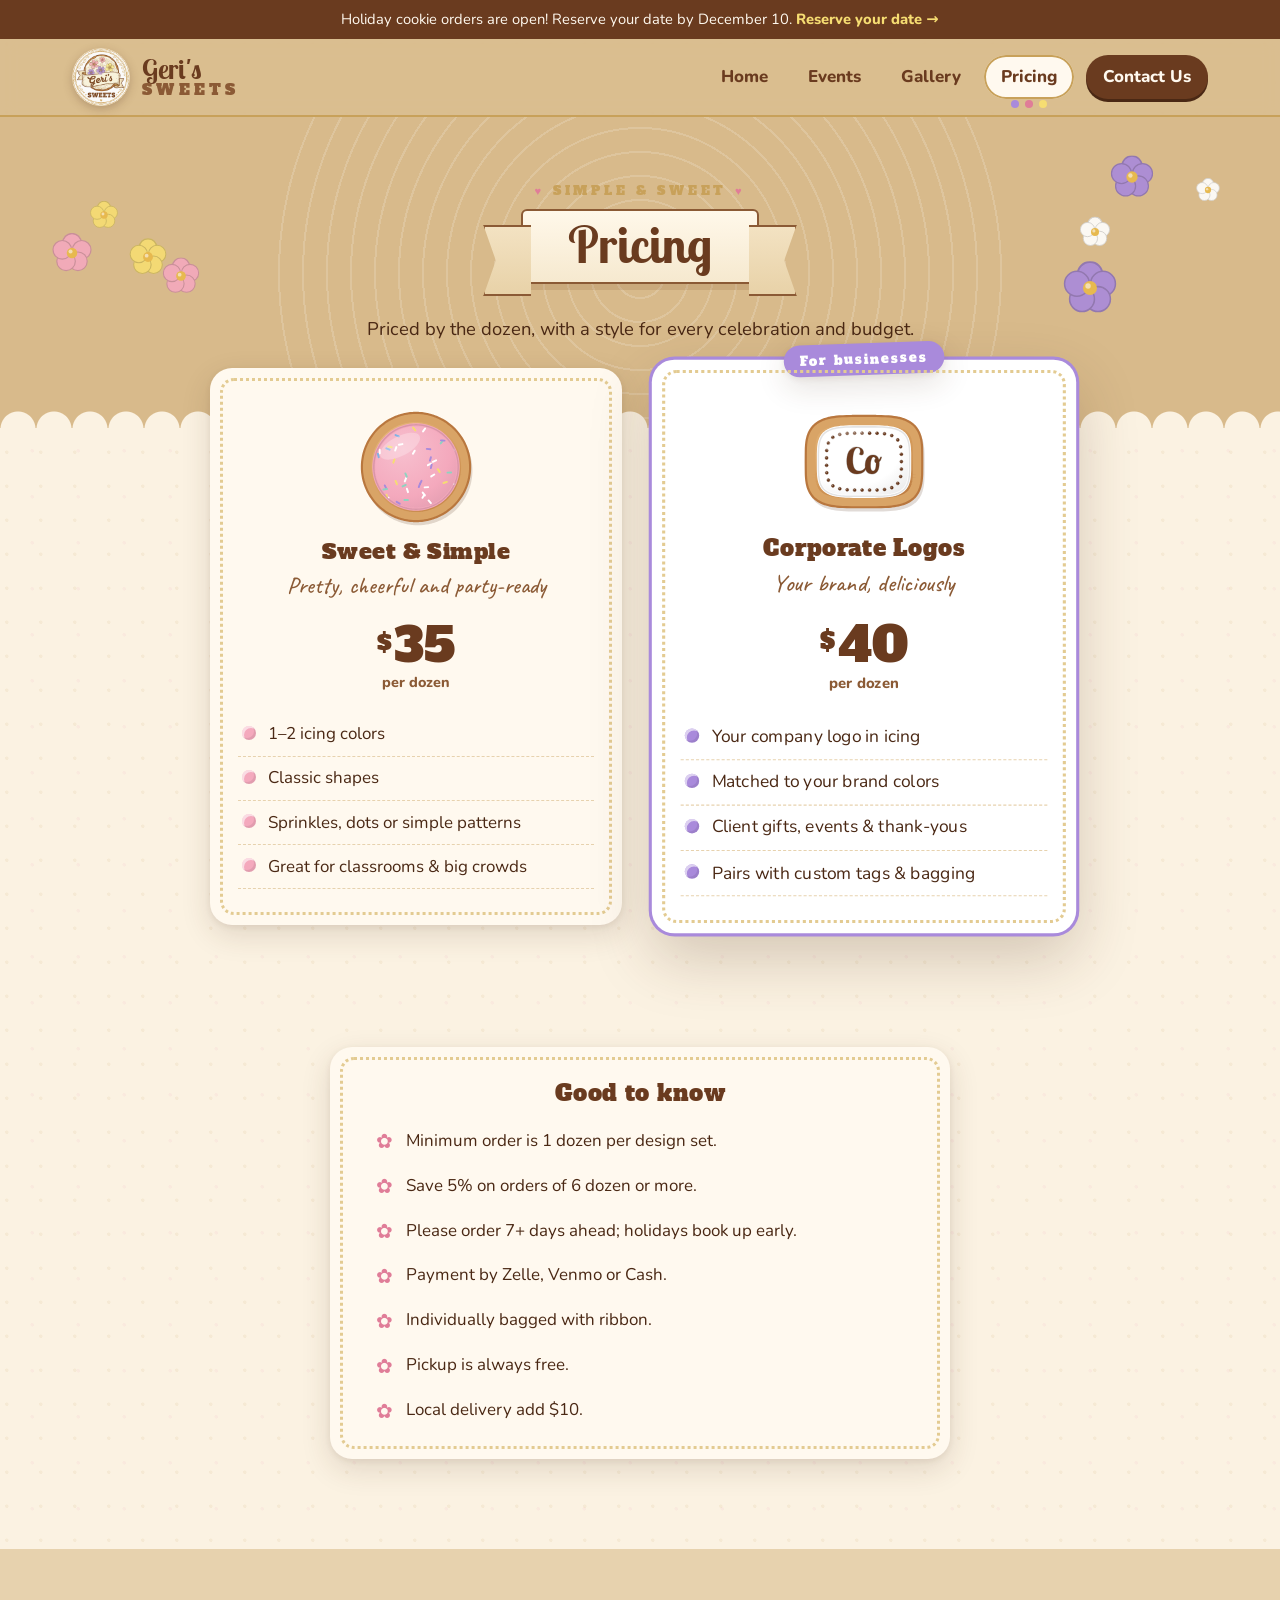
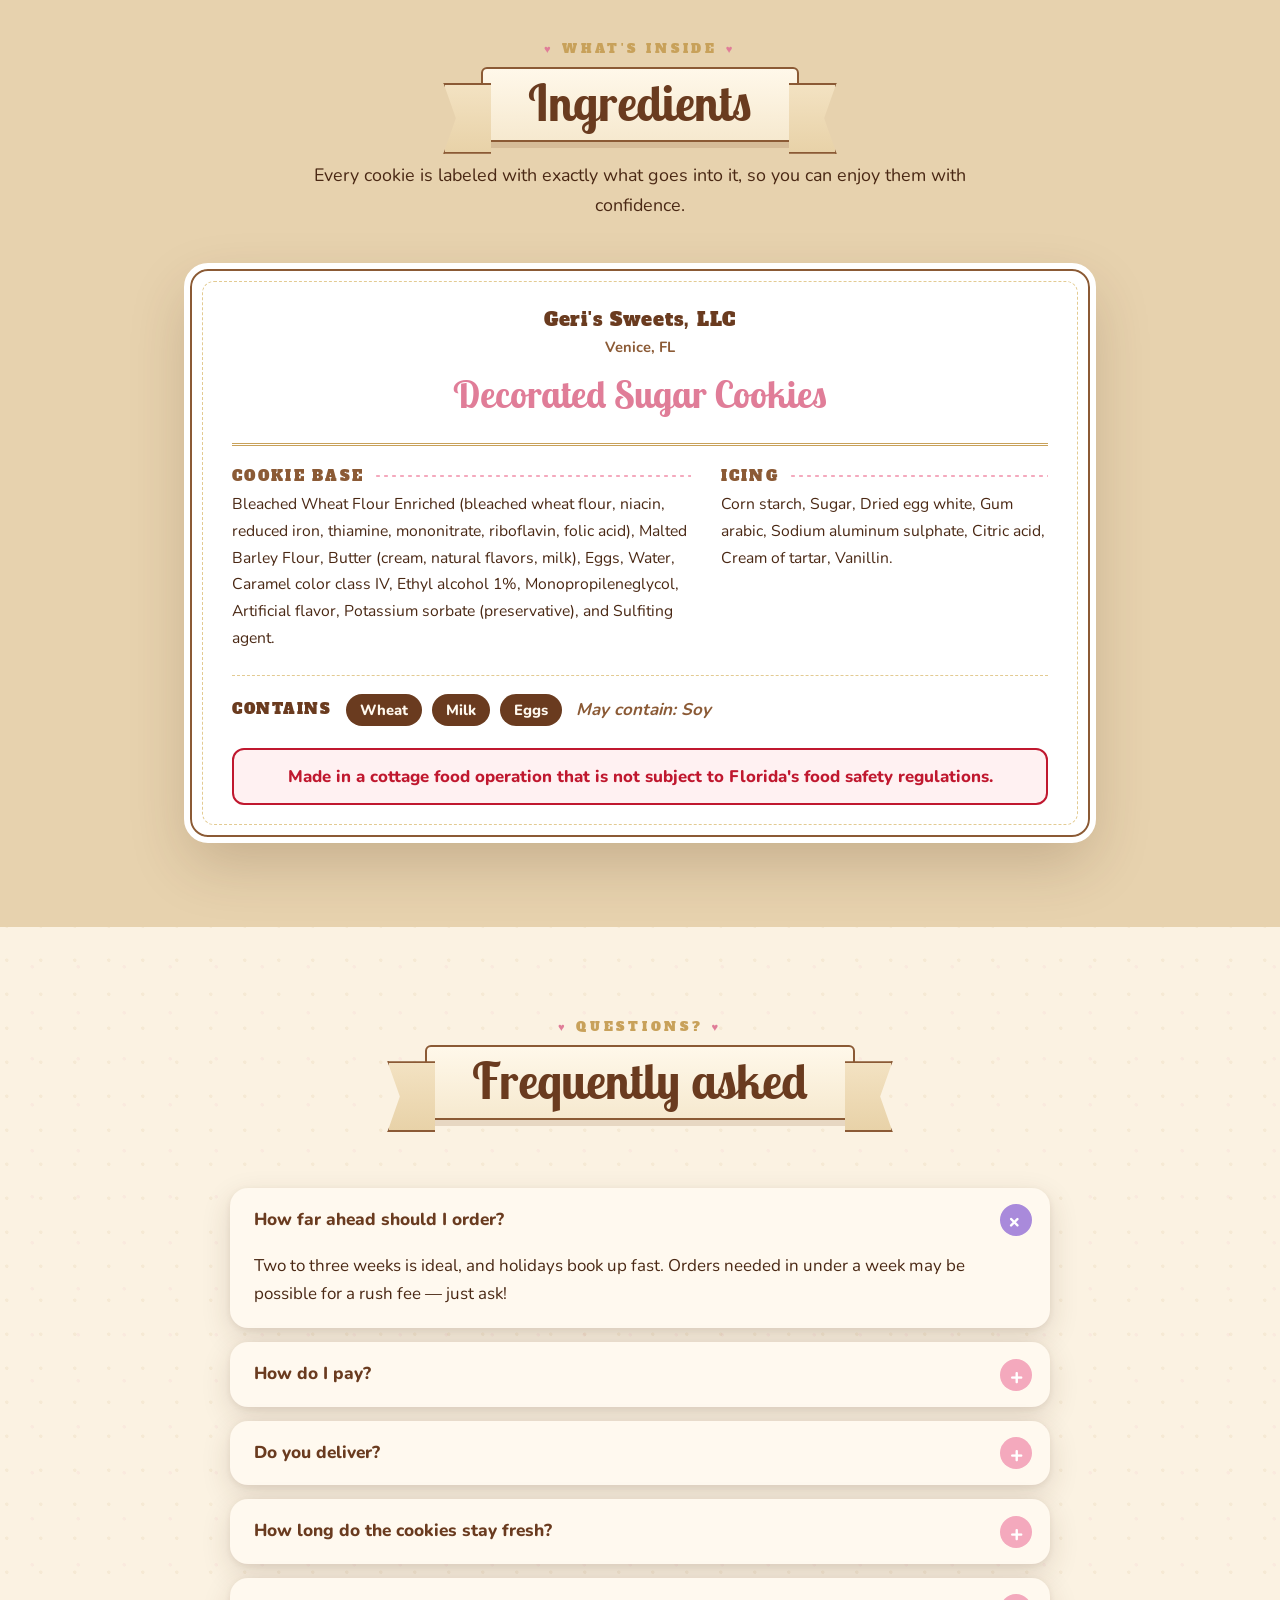
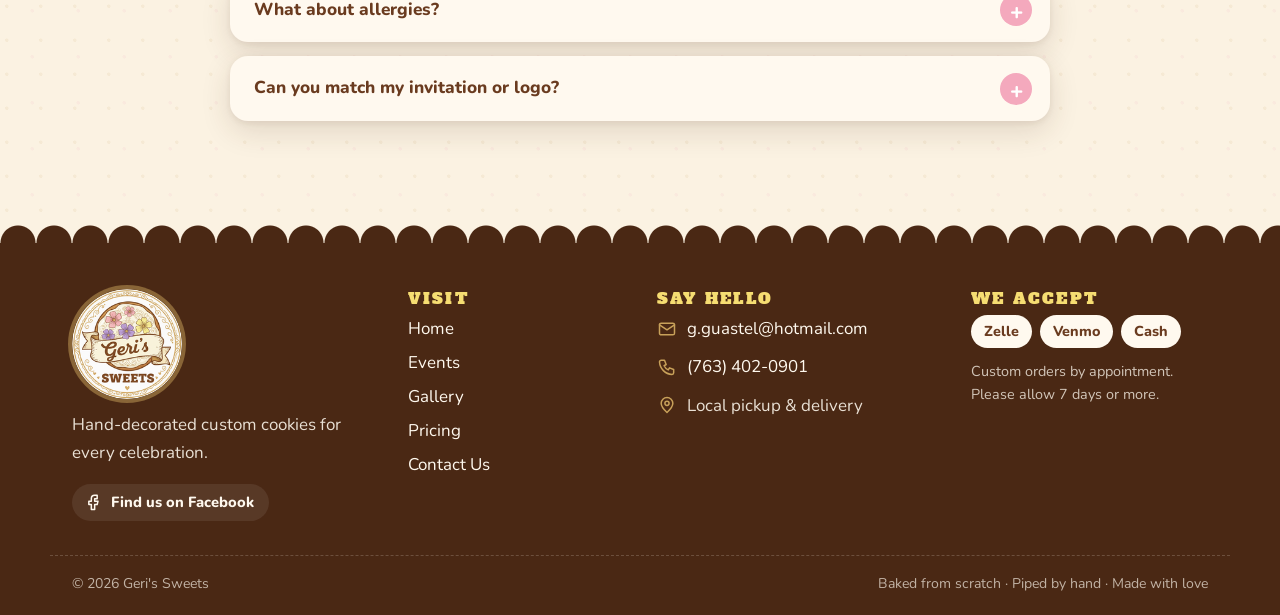
<file: pricing.html>
<!doctype html>
<html lang="en">
<head>
  <meta charset="utf-8">
  <meta name="viewport" content="width=device-width, initial-scale=1">
  <title>Pricing · Geri's Sweets</title>
  <meta name="description" content="Custom decorated cookie pricing, add-ons and an instant estimate from Geri's Sweets.">
  <meta name="theme-color" content="#D8BA8B">
  <link rel="icon" type="image/png" href="images/favicon.png">
  <link rel="apple-touch-icon" href="images/apple-touch-icon.png">
  <link rel="stylesheet" href="css/fonts.css">
  <link rel="stylesheet" href="css/style.css">
</head>
<body data-page="pricing">
  <header id="site-header" class="site-header"></header>

  <main>
    <section class="page-hero" data-flowers="8">
      <div class="wrap">
        <span class="eyebrow">Simple &amp; sweet</span>
        <h1 class="ribbon">Pricing</h1>
        <p>Priced by the dozen, with a style for every celebration and budget.</p>
      </div>
      <div class="scallop scallop-bottom" aria-hidden="true"></div>
    </section>

    <section class="section" style="padding-top:0">
      <div class="wrap">
        <div class="grid grid-2 tiers" id="tiers"></div>
        <p class="center small" id="sample-note" style="margin-top:22px"></p>
      </div>
    </section>

    <section class="section" style="padding-top:10px">
      <div class="wrap">
        <div class="card piped reveal good-to-know">
          <h3>Good to know</h3>
          <ul class="fine-print" id="fine-print"></ul>
        </div>
      </div>
    </section>

    <section class="section bg-kraft">
      <div class="wrap">
        <div class="section-head reveal">
          <span class="eyebrow">What's inside</span>
          <h2 class="ribbon">Ingredients</h2>
          <p>Every cookie is labeled with exactly what goes into it, so you can enjoy them with confidence.</p>
        </div>
        <div class="ingredient-label reveal" id="ingredients"></div>
      </div>
    </section>

    <section class="section">
      <div class="wrap">
        <div class="section-head reveal">
          <span class="eyebrow">Questions?</span>
          <h2 class="ribbon">Frequently asked</h2>
        </div>
        <div class="faq" id="faq"></div>
      </div>
    </section>
  </main>

  <footer id="site-footer" class="site-footer"></footer>

  <script src="js/config.js"></script>
  <script src="js/data.js"></script>
  <script src="js/cookie-art.js"></script>
  <script src="js/site.js"></script>
  <script src="js/pricing.js"></script>
</body>
</html>
</file>
<file: css/fonts.css>
/* Self-hosted fonts (SIL Open Font License) — no external requests needed */
@font-face { font-family: 'Alfa Slab One'; font-style: normal; font-weight: 400; font-display: swap; src: url(../fonts/alfa-slab-one-latin-400-normal.woff2) format('woff2'); }
@font-face { font-family: 'Lobster Two'; font-style: normal; font-weight: 700; font-display: swap; src: url(../fonts/lobster-two-latin-700-normal.woff2) format('woff2'); }
@font-face { font-family: 'Caveat'; font-style: normal; font-weight: 500; font-display: swap; src: url(../fonts/caveat-latin-500-normal.woff2) format('woff2'); }
@font-face { font-family: 'Caveat'; font-style: normal; font-weight: 700; font-display: swap; src: url(../fonts/caveat-latin-700-normal.woff2) format('woff2'); }
@font-face { font-family: 'Nunito'; font-style: normal; font-weight: 400; font-display: swap; src: url(../fonts/nunito-latin-400-normal.woff2) format('woff2'); }
@font-face { font-family: 'Nunito'; font-style: normal; font-weight: 600; font-display: swap; src: url(../fonts/nunito-latin-600-normal.woff2) format('woff2'); }
@font-face { font-family: 'Nunito'; font-style: normal; font-weight: 700; font-display: swap; src: url(../fonts/nunito-latin-700-normal.woff2) format('woff2'); }
@font-face { font-family: 'Nunito'; font-style: normal; font-weight: 800; font-display: swap; src: url(../fonts/nunito-latin-800-normal.woff2) format('woff2'); }
</file>
<file: css/style.css>
/* =========================================================
   GERI'S SWEETS — STYLES
   Palette pulled from the logo.
   ========================================================= */
:root {
  --tan: #D8BA8B;
  --tan-deep: #C9A36B;
  --kraft: #E7D2AE;
  --cream: #FFF9EF;
  --paper: #FBF2E2;
  --cocoa: #6A3B1F;
  --cocoa-2: #8B5A35;
  --cocoa-ink: #4A2814;
  --gold: #C8A15A;
  --gold-soft: #E3CB92;
  --pink: #F4A9BD;
  --pink-deep: #E07D98;
  --lavender: #A98ADB;
  --butter: #F6DD72;
  --mint: #8FD3C1;
  --white: #FFFFFF;

  --script: 'Lobster Two', 'Lobster', cursive;
  --slab: 'Alfa Slab One', Rockwell, Georgia, serif;
  --body: 'Nunito', system-ui, -apple-system, 'Segoe UI', sans-serif;
  --hand: 'Caveat', 'Comic Sans MS', cursive;

  --radius: 22px;
  --shadow: 0 10px 30px rgba(74, 40, 20, .14), 0 2px 6px rgba(74, 40, 20, .08);
  --shadow-lg: 0 24px 60px rgba(74, 40, 20, .22);
  --wrap: 1180px;
}

*, *::before, *::after { box-sizing: border-box; }
html { scroll-behavior: smooth; -webkit-text-size-adjust: 100%; }
@media (prefers-reduced-motion: reduce) { html { scroll-behavior: auto; } *, *::before, *::after { animation-duration: .01ms !important; animation-iteration-count: 1 !important; transition-duration: .01ms !important; } }

body {
  margin: 0;
  font-family: var(--body);
  font-size: 1.06rem;
  line-height: 1.65;
  color: var(--cocoa-ink);
  background-color: var(--paper);
  background-image:
    radial-gradient(circle at 20% 30%, rgba(200,161,90,.10) 1.5px, transparent 2px),
    radial-gradient(circle at 70% 80%, rgba(244,169,189,.12) 1.5px, transparent 2px);
  background-size: 34px 34px, 46px 46px;
  overflow-x: hidden;
}
body.nav-open { overflow: hidden; }
img, svg { max-width: 100%; display: block; }
a { color: var(--cocoa-2); text-decoration-thickness: 2px; text-underline-offset: 3px; }
a:hover { color: var(--pink-deep); }
h1, h2, h3, h4 { color: var(--cocoa); line-height: 1.15; margin: 0 0 .5em; }
h1, h2 { font-family: var(--script); font-weight: 700; }
h3 { font-family: var(--slab); font-weight: 400; letter-spacing: .02em; }
p { margin: 0 0 1em; }
.wrap { max-width: var(--wrap); margin: 0 auto; padding: 0 22px; }
.sr-only { position: absolute; width: 1px; height: 1px; overflow: hidden; clip: rect(0 0 0 0); white-space: nowrap; }
.small { font-size: .9rem; opacity: .85; }
.hand { font-family: var(--hand); font-size: 1.5em; color: var(--cocoa-2); line-height: 1.1; }
:focus-visible { outline: 3px solid var(--lavender); outline-offset: 3px; border-radius: 6px; }

/* ---------- Buttons ---------- */
.btn {
  display: inline-flex; align-items: center; gap: .55em;
  font-family: var(--slab); font-size: 1rem; letter-spacing: .04em;
  padding: .85em 1.6em; border-radius: 999px; border: 0; cursor: pointer;
  text-decoration: none; transition: transform .2s, box-shadow .2s, background .2s;
  background: var(--cocoa); color: var(--cream);
  box-shadow: 0 4px 0 var(--cocoa-ink), 0 10px 20px rgba(74,40,20,.25);
  position: relative;
}
.btn:hover { color: var(--white); transform: translateY(-2px); box-shadow: 0 6px 0 var(--cocoa-ink), 0 16px 26px rgba(74,40,20,.28); }
.btn:active { transform: translateY(3px); box-shadow: 0 1px 0 var(--cocoa-ink), 0 4px 10px rgba(74,40,20,.2); }
.btn-pink { background: var(--pink-deep); box-shadow: 0 4px 0 #B85570, 0 10px 20px rgba(184,85,112,.3); }
.btn-pink:hover { box-shadow: 0 6px 0 #B85570, 0 16px 26px rgba(184,85,112,.35); }
.btn-ghost { background: transparent; color: var(--cocoa); box-shadow: inset 0 0 0 2.5px var(--cocoa); }
.btn-ghost:hover { background: var(--cocoa); color: var(--cream); box-shadow: inset 0 0 0 2.5px var(--cocoa); }
.btn-row { display: flex; flex-wrap: wrap; gap: 14px; }

/* ---------- Announcement + Header ---------- */
.announce { background: var(--cocoa); color: var(--cream); font-size: .92rem; text-align: center; padding: .5em 0; }
.announce a { color: var(--butter); font-weight: 800; text-decoration: none; }
.announce a:hover { text-decoration: underline; color: var(--butter); }
.site-header { position: sticky; top: 0; z-index: 50; }
.header-bar {
  background: rgba(216,186,139,.94);
  backdrop-filter: saturate(1.2) blur(8px); -webkit-backdrop-filter: saturate(1.2) blur(8px);
  border-bottom: 2px solid var(--gold);
  transition: box-shadow .3s, background .3s;
}
.header-bar.scrolled { box-shadow: 0 6px 24px rgba(74,40,20,.18); background: rgba(216,186,139,.98); }
.header-inner { display: flex; align-items: center; justify-content: space-between; gap: 18px; min-height: 76px; }
.brand { display: flex; align-items: center; gap: 12px; text-decoration: none; }
.brand-logo { width: 58px; height: 58px; border-radius: 50%; box-shadow: 0 3px 10px rgba(74,40,20,.25); transition: transform .5s cubic-bezier(.3,1.6,.5,1); }
.brand:hover .brand-logo { transform: rotate(-12deg) scale(1.06); }
.brand-text { display: flex; flex-direction: column; line-height: .95; }
.brand-script { font-family: var(--script); font-weight: 700; font-size: 1.7rem; color: var(--cocoa); }
.brand-slab { font-family: var(--slab); font-size: .95rem; letter-spacing: .28em; color: var(--cocoa-2); text-transform: uppercase; }
.site-nav ul { list-style: none; margin: 0; padding: 0; display: flex; gap: 6px; align-items: center; }
.site-nav a {
  display: block; padding: .5em 1em; border-radius: 999px; text-decoration: none;
  font-weight: 800; color: var(--cocoa); position: relative; transition: background .2s, color .2s;
}
.site-nav a:hover { background: rgba(255,249,239,.6); color: var(--cocoa-ink); }
.site-nav a.active { background: var(--cream); box-shadow: inset 0 0 0 2px var(--gold); }
.site-nav a.active::after {
  content: ''; position: absolute; left: 50%; bottom: -9px; width: 8px; height: 8px; margin-left: -4px;
  border-radius: 50%; background: var(--pink-deep); box-shadow: -14px 0 0 var(--lavender), 14px 0 0 var(--butter);
}
.site-nav a.nav-cta { background: var(--cocoa); color: var(--cream); box-shadow: 0 3px 0 var(--cocoa-ink); margin-left: 6px; }
.site-nav a.nav-cta:hover { background: var(--pink-deep); color: #fff; }
.site-nav a.nav-cta.active { box-shadow: 0 3px 0 var(--cocoa-ink), 0 0 0 3px var(--butter); }
.site-nav a.nav-cta.active::after { display: none; }

.nav-toggle { display: none; background: var(--cream); border: 2px solid var(--gold); border-radius: 14px; width: 48px; height: 44px; cursor: pointer; padding: 0; position: relative; }
.nav-toggle .bar { position: absolute; left: 12px; right: 12px; height: 3px; border-radius: 3px; background: var(--cocoa); transition: transform .3s, opacity .3s; }
.nav-toggle .bar:nth-child(1) { top: 12px; } .nav-toggle .bar:nth-child(2) { top: 19px; } .nav-toggle .bar:nth-child(3) { top: 26px; }
.nav-toggle[aria-expanded="true"] .bar:nth-child(1) { transform: translateY(7px) rotate(45deg); }
.nav-toggle[aria-expanded="true"] .bar:nth-child(2) { opacity: 0; }
.nav-toggle[aria-expanded="true"] .bar:nth-child(3) { transform: translateY(-7px) rotate(-45deg); }

@media (max-width: 880px) {
  .nav-toggle { display: block; }
  .site-nav {
    position: fixed; inset: 0; top: 0; z-index: -1;
    background: var(--cream);
    background-image: radial-gradient(circle at 50% 120%, var(--kraft) 0 40%, transparent 41%);
    display: flex; align-items: center; justify-content: center;
    opacity: 0; visibility: hidden; transition: opacity .3s, visibility .3s;
  }
  .site-nav.open { opacity: 1; visibility: visible; }
  .site-nav ul { flex-direction: column; gap: 10px; }
  .site-nav a { font-family: var(--script); font-weight: 700; font-size: 2.1rem; padding: .25em 1em; }
  .site-nav a.active::after { bottom: 4px; }
  .site-nav a.nav-cta { font-family: var(--slab); font-size: 1.2rem; font-weight: 400; margin: 14px 0 0; padding: .8em 1.8em; }
  .brand-script { font-size: 1.45rem; }
  .brand-logo { width: 50px; height: 50px; }
}

/* ---------- Ribbon heading (like the logo banner) ---------- */
.ribbon {
  display: inline-block; position: relative;
  font-family: var(--script); font-weight: 700; color: var(--cocoa);
  font-size: clamp(2rem, 4.6vw, 3.1rem);
  padding: .1em .9em .18em;
  background: linear-gradient(#FFF8EA, #F6E9CF);
  border: 2.5px solid var(--cocoa-2);
  border-radius: 6px;
  box-shadow: 0 6px 0 rgba(139,90,53,.18);
  margin: 0 46px .4em;
  z-index: 1;
}
.ribbon::before, .ribbon::after {
  content: ''; position: absolute; top: 14px; width: 48px; height: 100%;
  background: linear-gradient(#F3E2C2, #E8D2A8); border: 2.5px solid var(--cocoa-2); z-index: -1;
}
.ribbon::before { left: -40px; clip-path: polygon(0 0, 100% 0, 100% 100%, 0 100%, 26% 50%); border-right: 0; }
.ribbon::after  { right: -40px; clip-path: polygon(0 0, 100% 0, 74% 50%, 100% 100%, 0 100%); border-left: 0; }

.section { padding: 90px 0; position: relative; }
.section-head { text-align: center; max-width: 720px; margin: 0 auto 48px; }
.section-head p { font-size: 1.12rem; }
.eyebrow { font-family: var(--slab); letter-spacing: .3em; text-transform: uppercase; font-size: .78rem; color: var(--gold); display: block; margin-bottom: .6em; }
.eyebrow::before, .eyebrow::after { content: '♥'; color: var(--pink-deep); margin: 0 .7em; font-size: .9em; }

/* filigree divider */
.filigree { display: block; width: 220px; height: 22px; margin: 18px auto 0; color: var(--gold); }

/* scalloped edges */
.scallop { height: 18px; background-repeat: repeat-x; background-size: 36px 18px; }
.scallop-top { background-image: radial-gradient(circle at 18px 18px, var(--sc, var(--cocoa)) 17px, transparent 18px); }
.scallop-bottom { background-image: radial-gradient(circle at 18px 0, var(--sc, var(--tan)) 17px, transparent 18px); }

/* ---------- Hero (home) ---------- */
.hero {
  position: relative; overflow: hidden;
  background:
    radial-gradient(ellipse at 75% 45%, rgba(255,249,239,.65) 0, rgba(255,249,239,0) 55%),
    var(--tan);
  padding: 70px 0 110px;
}
.hero::before { /* doily rings */
  content: ''; position: absolute; right: -10%; top: 50%; width: 900px; height: 900px; transform: translateY(-50%);
  background: repeating-radial-gradient(circle, rgba(255,255,255,.18) 0 2px, transparent 2px 26px);
  border-radius: 50%; pointer-events: none;
}
.sprinkle-canvas { position: absolute; inset: 0; width: 100%; height: 100%; pointer-events: none; }
.hero-grid { position: relative; display: grid; grid-template-columns: 1.05fr 1fr; gap: 40px; align-items: center; }
.hero h1 { font-size: clamp(2.8rem, 6.4vw, 5rem); line-height: 1.02; margin-bottom: .25em; text-shadow: 0 3px 0 rgba(255,249,239,.6); }
.hero h1 .accent { color: var(--pink-deep); position: relative; white-space: nowrap; }
.piped-underline { position: absolute; left: -2%; bottom: -.16em; width: 104%; height: .32em; overflow: visible; }
.piped-underline path { fill: none; stroke: var(--white); stroke-width: 7; stroke-linecap: round; stroke-dasharray: 600; stroke-dashoffset: 600; animation: pipe 1.6s .5s ease-out forwards; filter: drop-shadow(0 2px 0 rgba(106,59,31,.25)); }
@keyframes pipe { to { stroke-dashoffset: 0; } }
.hero-lead { font-size: 1.2rem; max-width: 34em; margin-bottom: 1.6em; }
.hero-note { margin-top: 26px; display: flex; align-items: center; gap: 10px; }
.hero-note .hand { font-size: 1.6rem; transform: rotate(-3deg); }

.hero-stage { position: relative; aspect-ratio: 1; max-width: 560px; margin-left: auto; width: 100%; }
.hero-logo {
  position: absolute; inset: 12%; border-radius: 50%;
  box-shadow: 0 30px 70px rgba(74,40,20,.35), 0 0 0 10px rgba(255,249,239,.35);
  animation: bob 6s ease-in-out infinite;
}
.hero-logo img { width: 100%; height: 100%; border-radius: 50%; }
@keyframes bob { 0%,100% { transform: translateY(0) rotate(-2deg); } 50% { transform: translateY(-14px) rotate(2deg); } }
.orbit { position: absolute; inset: 0; animation: spin 60s linear infinite; }
.orbit-cookie { position: absolute; width: 22%; animation: spin 60s linear infinite reverse; filter: drop-shadow(0 10px 14px rgba(74,40,20,.28)); transition: transform .3s; }
@keyframes spin { to { transform: rotate(360deg); } }
.orbit-cookie:nth-child(1) { top: -2%; left: 39%; }
.orbit-cookie:nth-child(2) { top: 30%; right: -6%; width: 19%; }
.orbit-cookie:nth-child(3) { bottom: -2%; right: 20%; width: 20%; }
.orbit-cookie:nth-child(4) { bottom: 6%; left: -2%; width: 18%; }
.orbit-cookie:nth-child(5) { top: 12%; left: 0; width: 16%; }
.hero .scallop-bottom { position: absolute; left: 0; right: 0; bottom: -1px; --sc: var(--paper); transform: scaleY(-1); }

.float-flower { position: absolute; transform: scale(var(--s)); animation: drift var(--t) ease-in-out var(--dl) infinite; pointer-events: none; opacity: .9; }
@keyframes drift { 0%,100% { translate: 0 0; rotate: 0deg; } 50% { translate: 10px -18px; rotate: 40deg; } }

/* ---------- Page hero (inner pages) ---------- */
.page-hero { position: relative; overflow: hidden; background: var(--tan); text-align: center; padding: 64px 0 84px; }
.page-hero::before {
  content: ''; position: absolute; left: 50%; top: 50%; width: 760px; height: 760px; transform: translate(-50%, -50%);
  background: repeating-radial-gradient(circle, rgba(255,255,255,.16) 0 2px, transparent 2px 24px); border-radius: 50%;
}
.page-hero .wrap { position: relative; }
.page-hero p { max-width: 640px; margin: 10px auto 0; font-size: 1.15rem; }
.page-hero .scallop-bottom { position: absolute; left: 0; right: 0; bottom: -1px; --sc: var(--paper); transform: scaleY(-1); }

/* ---------- Cards ---------- */
.card {
  background: var(--cream); border-radius: var(--radius); box-shadow: var(--shadow);
  position: relative; padding: 28px;
}
.card.piped::after { /* piped royal-icing dotted border */
  content: ''; position: absolute; inset: 10px; border-radius: calc(var(--radius) - 8px);
  border: 3px dotted var(--gold-soft); pointer-events: none;
}
.grid { display: grid; gap: 28px; }
.grid-3 { grid-template-columns: repeat(3, 1fr); }
.grid-2 { grid-template-columns: repeat(2, 1fr); }
@media (max-width: 960px) { .grid-3 { grid-template-columns: repeat(2, 1fr); } }
@media (max-width: 640px) { .grid-3, .grid-2 { grid-template-columns: 1fr; } }

.cookie-svg { width: 100%; height: auto; overflow: visible; }

/* Occasions */
.occasion { text-align: center; padding: 30px 24px 28px; transition: transform .35s cubic-bezier(.3,1.5,.5,1), box-shadow .3s; }
.occasion .cookie-wrap { width: 148px; margin: -6px auto 12px; transition: transform .6s cubic-bezier(.3,1.5,.5,1); }
.occasion:hover { transform: translateY(-8px) rotate(-.6deg); box-shadow: var(--shadow-lg); }
.occasion:hover .cookie-wrap { transform: rotate(14deg) scale(1.08); }
.occasion h3 { font-size: 1.3rem; margin-bottom: .3em; }
.occasion p { margin: 0; }

/* Steps */
.steps { display: grid; grid-template-columns: repeat(4, 1fr); gap: 26px; position: relative; counter-reset: step; }
.steps::before {
  content: ''; position: absolute; left: 10%; right: 10%; top: 44px; height: 6px;
  background-image: radial-gradient(circle, var(--pink) 3px, transparent 3.5px); background-size: 16px 6px;
}
.step { text-align: center; position: relative; }
.step-num {
  counter-increment: step; width: 88px; height: 88px; margin: 0 auto 16px; border-radius: 50%;
  display: grid; place-items: center; position: relative;
  background: var(--cream); box-shadow: var(--shadow), inset 0 0 0 6px var(--kraft);
  font-family: var(--script); font-weight: 700; font-size: 2.4rem; color: var(--cocoa);
}
.step-num::before { content: counter(step); }
.step:nth-child(1) .step-num { box-shadow: var(--shadow), inset 0 0 0 6px var(--pink); }
.step:nth-child(2) .step-num { box-shadow: var(--shadow), inset 0 0 0 6px var(--lavender); }
.step:nth-child(3) .step-num { box-shadow: var(--shadow), inset 0 0 0 6px var(--butter); }
.step:nth-child(4) .step-num { box-shadow: var(--shadow), inset 0 0 0 6px var(--mint); }
.step h3 { font-size: 1.15rem; }
@media (max-width: 860px) { .steps { grid-template-columns: repeat(2, 1fr); } .steps::before { display: none; } }
@media (max-width: 480px) { .steps { grid-template-columns: 1fr; } }

/* About / story band */
.story { background: var(--kraft); overflow: hidden; }
.story-grid { display: grid; grid-template-columns: .9fr 1.1fr; gap: 56px; align-items: center; }
.recipe-card {
  background: #fff; border-radius: 6px; padding: 34px 34px 28px; position: relative; transform: rotate(-2.5deg);
  box-shadow: var(--shadow-lg);
  background-image: repeating-linear-gradient(transparent 0 33px, rgba(127,178,229,.35) 33px 34px);
  background-position: 0 62px;
}
.recipe-card::before { content: ''; position: absolute; top: 0; bottom: 0; left: 52px; width: 2px; background: rgba(224,125,152,.5); }
.recipe-card::after { content: ''; position: absolute; top: -16px; left: 50%; width: 120px; height: 34px; margin-left: -60px; background: rgba(246,221,114,.75); transform: rotate(3deg); box-shadow: 0 2px 4px rgba(0,0,0,.08); }
.recipe-card h3 { font-family: var(--hand); font-size: 2.2rem; font-weight: 700; color: var(--cocoa); letter-spacing: 0; margin: 0 0 .1em 34px; }
.recipe-card ul { list-style: none; padding: 0 0 0 34px; margin: 0; font-family: var(--hand); font-size: 1.55rem; line-height: 34px; color: #33507a; }
.recipe-card li::before { content: '✿ '; color: var(--pink-deep); }
.story-copy h2 { font-size: clamp(2.1rem, 4vw, 3rem); }
.signature { font-family: var(--script); font-size: 2rem; color: var(--pink-deep); transform: rotate(-4deg); display: inline-block; margin-top: 6px; }
@media (max-width: 860px) { .story-grid { grid-template-columns: 1fr; } .recipe-card { max-width: 440px; margin: 0 auto; } }

/* CTA band */
.cta-band { position: relative; overflow: hidden; background: var(--cocoa); color: var(--cream); text-align: center; padding: 84px 0; }
.cta-band h2 { color: var(--cream); font-size: clamp(2.2rem, 5vw, 3.6rem); }
.cta-band p { font-size: 1.15rem; max-width: 600px; margin: 0 auto 1.6em; opacity: .9; }
.cta-band .btn { background: var(--butter); color: var(--cocoa-ink); box-shadow: 0 4px 0 #C9A94A, 0 12px 24px rgba(0,0,0,.25); }
.cta-band .btn:hover { background: #fff; }
.cta-band .sprinkle-canvas { opacity: .7; }
.cta-band .wrap { position: relative; }

/* ---------- Footer ---------- */
.site-footer { margin-top: 0; }
.site-footer .scallop-top { --sc: var(--cocoa-ink); }
.footer-body { background: var(--cocoa-ink); color: rgba(255,249,239,.88); padding: 46px 0 20px; }
.footer-grid { display: grid; grid-template-columns: 1.4fr 1fr 1.3fr 1.1fr; gap: 34px; }
.site-footer h3 { color: var(--butter); font-size: 1rem; letter-spacing: .14em; text-transform: uppercase; }
.site-footer a { color: var(--cream); text-decoration: none; }
.site-footer a:hover { color: var(--pink); }
.footer-brand img { border-radius: 50%; margin-bottom: 12px; box-shadow: 0 0 0 4px rgba(200,161,90,.5); }
.footer-links, .footer-contact { list-style: none; margin: 0; padding: 0; }
.footer-links li { margin-bottom: .35em; }
.footer-contact li { display: flex; gap: 10px; align-items: center; margin-bottom: .6em; word-break: break-word; }
.footer-contact svg { flex: none; color: var(--gold); }
.social { display: flex; gap: 10px; }
.social a { width: 40px; height: 40px; border-radius: 50%; display: grid; place-items: center; background: rgba(255,255,255,.08); }
.pay-badges { display: flex; gap: 8px; flex-wrap: wrap; margin-bottom: 12px; }
.pay-badge { background: var(--cream); color: var(--cocoa); font-weight: 800; padding: .3em .9em; border-radius: 999px; font-size: .9rem; }
.footer-base { display: flex; justify-content: space-between; flex-wrap: wrap; gap: 8px; border-top: 1px dashed rgba(255,249,239,.25); margin-top: 34px; padding-top: 16px; font-size: .88rem; opacity: .75; }
@media (max-width: 860px) { .footer-grid { grid-template-columns: 1fr 1fr; } }
@media (max-width: 520px) { .footer-grid { grid-template-columns: 1fr; } }

/* ---------- Reveal ---------- */
.reveal { opacity: 0; transform: translateY(26px); transition: opacity .7s ease, transform .7s cubic-bezier(.2,.8,.2,1); transition-delay: var(--d, 0ms); }
.reveal.in { opacity: 1; transform: none; }

/* ---------- Preview helpers ---------- */
.sample-tag {
  display: inline-block; font-family: var(--body); font-size: .66rem; font-weight: 800; text-transform: uppercase; letter-spacing: .08em;
  background: var(--butter); color: var(--cocoa-ink); border: 1.5px dashed var(--cocoa-2); border-radius: 6px; padding: 0 .45em; margin-right: .5em; vertical-align: middle; line-height: 1.6;
}
.preview-badge {
  position: fixed; left: 14px; bottom: 14px; z-index: 90; max-width: min(460px, calc(100vw - 28px));
  background: #fff; color: var(--cocoa-ink); font-size: .84rem; border-radius: 14px; padding: 10px 38px 10px 14px;
  box-shadow: var(--shadow-lg); border: 2px dashed var(--gold);
}
.preview-badge code { background: var(--paper); padding: 0 .3em; border-radius: 4px; }
.preview-badge button { position: absolute; right: 8px; top: 6px; border: 0; background: none; font-size: 1.3rem; cursor: pointer; color: var(--cocoa); }

/* ---------- Confetti ---------- */
.confetti { position: fixed; inset: 0; pointer-events: none; z-index: 200; overflow: hidden; }
.confetti i { position: absolute; top: -20px; width: 12px; height: 4px; border-radius: 2px; animation: fall linear forwards; }
@keyframes fall { to { transform: translate(var(--x), 110vh) rotate(var(--r)); } }

/* ---------- Events ---------- */
.next-up { display: grid; grid-template-columns: 220px 1fr auto; gap: 34px; align-items: center; padding: 34px 40px; margin-top: -70px; z-index: 2; }
.next-up .cookie-wrap { width: 200px; animation: bob 6s ease-in-out infinite; }
.next-up h2 { font-size: clamp(1.9rem, 3.4vw, 2.6rem); margin-bottom: .15em; }
.countdown { display: flex; gap: 12px; }
.countdown div { background: var(--paper); border-radius: 16px; text-align: center; padding: 10px 6px; min-width: 76px; box-shadow: inset 0 0 0 2px var(--gold-soft); }
.countdown b { display: block; font-family: var(--slab); font-weight: 400; font-size: 2rem; color: var(--cocoa); line-height: 1.1; }
.countdown span { font-size: .75rem; text-transform: uppercase; letter-spacing: .12em; font-weight: 800; color: var(--cocoa-2); }
@media (max-width: 900px) { .next-up { grid-template-columns: 1fr; text-align: center; padding: 30px 24px; } .next-up .cookie-wrap { margin: 0 auto; width: 160px; } .countdown { justify-content: center; flex-wrap: wrap; } }

.timeline { position: relative; max-width: 900px; margin: 0 auto; }
.timeline::before { content: ''; position: absolute; left: 92px; top: 10px; bottom: 10px; width: 4px; background-image: radial-gradient(circle, var(--gold) 2px, transparent 2.5px); background-size: 4px 12px; }
.event { display: grid; grid-template-columns: 76px 1fr; gap: 40px; margin-bottom: 30px; align-items: start; }
.date-chip { background: var(--cream); border-radius: 18px; text-align: center; padding: 8px 0 10px; box-shadow: var(--shadow); position: relative; z-index: 1; }
.date-chip .mo { display: block; background: var(--pink-deep); color: #fff; font-family: var(--slab); font-size: .8rem; letter-spacing: .14em; border-radius: 14px 14px 0 0; margin: -8px 0 4px; padding: 4px 0; }
.date-chip .dy { display: block; font-family: var(--slab); font-size: 2rem; line-height: 1; color: var(--cocoa); }
.date-chip .wk { font-size: .72rem; font-weight: 800; text-transform: uppercase; letter-spacing: .08em; color: var(--cocoa-2); }
.event .card { display: grid; grid-template-columns: 1fr 110px; gap: 20px; align-items: center; padding: 24px 26px; transition: transform .3s; }
.event .card:hover { transform: translateX(6px); }
.event h3 { font-size: 1.25rem; margin-bottom: .2em; }
.event .meta { display: flex; flex-wrap: wrap; gap: 6px 16px; font-size: .92rem; font-weight: 700; color: var(--cocoa-2); margin-bottom: .5em; }
.type-pill { display: inline-block; font-size: .72rem; font-weight: 800; text-transform: uppercase; letter-spacing: .1em; padding: .2em .8em; border-radius: 999px; background: var(--lavender); color: #fff; margin-bottom: .6em; }
.type-pill.t-pickup { background: var(--mint); color: var(--cocoa-ink); }
.type-pill.t-order-deadline { background: var(--pink-deep); }
.type-pill.t-pop-up-market { background: var(--butter); color: var(--cocoa-ink); }
.event p { margin: 0; }
@media (max-width: 600px) { .timeline::before { left: 34px; } .event { grid-template-columns: 70px 1fr; gap: 14px; } .event .card { grid-template-columns: 1fr; } .event .card .cookie-wrap { display: none; } }

.service { text-align: center; }
.service .svc-icon { width: 84px; height: 84px; margin: 0 auto 16px; border-radius: 50%; display: grid; place-items: center; background: var(--paper); color: var(--cocoa); box-shadow: inset 0 0 0 3px var(--gold-soft); }

.cal-strip { display: grid; grid-template-columns: repeat(6, 1fr); gap: 18px; }
.cal-month { background: var(--cream); border-radius: 18px; padding: 16px 12px 14px; text-align: center; box-shadow: var(--shadow); transition: transform .3s; position: relative; }
.cal-month:hover { transform: translateY(-6px) rotate(1deg); }
.cal-month .m { font-family: var(--slab); color: var(--cocoa); letter-spacing: .15em; text-transform: uppercase; font-size: .9rem; }
.cal-month .cookie-wrap { width: 84px; margin: 6px auto; }
.cal-month p { margin: 0; font-size: .86rem; line-height: 1.35; }
.cal-month.now { box-shadow: 0 0 0 3px var(--pink-deep), var(--shadow-lg); }
.cal-month.now::before { content: 'Now'; position: absolute; top: -10px; left: 50%; transform: translateX(-50%); background: var(--pink-deep); color: #fff; font-size: .7rem; font-weight: 800; text-transform: uppercase; letter-spacing: .1em; padding: .1em .7em; border-radius: 999px; }
@media (max-width: 900px) { .cal-strip { grid-template-columns: repeat(4, 1fr); } }
@media (max-width: 560px) { .cal-strip { grid-template-columns: repeat(3, 1fr); gap: 12px; } .cal-month .cookie-wrap { width: 64px; } }
.empty-note { text-align: center; padding: 30px; }

/* ---------- Gallery ---------- */
.filters { display: flex; flex-wrap: wrap; justify-content: center; gap: 10px; margin: 0 0 40px; }
.chip {
  border: 0; cursor: pointer; font: inherit; font-weight: 800; color: var(--cocoa);
  background: var(--cream); border-radius: 999px; padding: .5em 1.2em; box-shadow: inset 0 0 0 2px var(--gold-soft); transition: all .2s;
}
.chip:hover { box-shadow: inset 0 0 0 2px var(--cocoa-2); }
.chip[aria-pressed="true"] { background: var(--cocoa); color: var(--cream); box-shadow: 0 3px 0 var(--cocoa-ink); }
.chip .n { opacity: .6; font-weight: 700; margin-left: .3em; }
.gallery-grid { display: grid; grid-template-columns: repeat(auto-fill, minmax(230px, 1fr)); gap: 26px; }
.g-item {
  background: var(--cream); border-radius: var(--radius); box-shadow: var(--shadow); border: 0; padding: 0; cursor: zoom-in;
  text-align: left; font: inherit; color: inherit; overflow: hidden; position: relative;
  transition: transform .4s cubic-bezier(.3,1.4,.5,1), box-shadow .3s, opacity .3s;
}
.g-item:hover { transform: translateY(-6px) rotate(-1deg); box-shadow: var(--shadow-lg); }
.g-item:nth-child(even):hover { transform: translateY(-6px) rotate(1deg); }
.g-media { aspect-ratio: 1; background: radial-gradient(circle at 50% 45%, #fff 0 45%, var(--paper) 70%); display: grid; place-items: center; padding: 14%; position: relative; }
.g-media::after { content: ''; position: absolute; inset: 9%; border-radius: 50%; border: 2px dotted var(--gold-soft); }
.g-media img { width: 100%; height: 100%; object-fit: cover; position: absolute; inset: 0; }
.g-media.photo { padding: 0; }
.g-media.photo::after { display: none; }
.g-media .cookie-svg { position: relative; z-index: 1; transition: transform .6s cubic-bezier(.3,1.5,.5,1); }
.g-item:hover .cookie-svg { transform: rotate(10deg) scale(1.05); }
.g-cap { padding: 14px 18px 16px; border-top: 2px dashed var(--kraft); }
.g-cap strong { display: block; font-family: var(--slab); font-weight: 400; color: var(--cocoa); }
.g-cap span { font-size: .85rem; font-weight: 700; color: var(--pink-deep); text-transform: uppercase; letter-spacing: .1em; }
.g-item.hide { display: none; }
.g-item .sample-tag { position: absolute; top: 12px; left: 12px; z-index: 2; }

.lightbox { position: fixed; inset: 0; z-index: 120; background: rgba(42,22,10,.86); display: none; align-items: center; justify-content: center; padding: 20px; }
.lightbox.open { display: flex; animation: fadein .25s; }
@keyframes fadein { from { opacity: 0; } }
.lb-inner { background: var(--cream); border-radius: 26px; max-width: 640px; width: 100%; padding: 26px; text-align: center; position: relative; box-shadow: var(--shadow-lg); animation: popin .35s cubic-bezier(.3,1.5,.5,1); }
@keyframes popin { from { transform: scale(.85); } }
.lb-media { max-width: 440px; margin: 0 auto; }
.lb-media img { border-radius: 18px; width: 100%; }
.lb-inner h3 { margin: 14px 0 4px; font-size: 1.4rem; }
.lb-close, .lb-nav { position: absolute; border: 0; cursor: pointer; background: var(--cocoa); color: var(--cream); width: 46px; height: 46px; border-radius: 50%; font-size: 1.4rem; display: grid; place-items: center; box-shadow: var(--shadow); }
.lb-close { top: -14px; right: -14px; }
.lb-nav { top: 50%; margin-top: -23px; }
.lb-prev { left: -22px; } .lb-next { right: -22px; }
@media (max-width: 700px) { .lb-prev { left: 4px; } .lb-next { right: 4px; } .lb-close { right: 4px; top: 4px; } }
.photo-tip { margin-top: 50px; text-align: center; }

/* ---------- Pricing ---------- */
.tiers { align-items: stretch; margin-top: -60px; position: relative; z-index: 2; }
.tier { text-align: center; display: flex; flex-direction: column; padding: 34px 28px 30px; transition: transform .3s; }
.tier:hover { transform: translateY(-6px); }
.tier .cookie-wrap { width: 130px; margin: 0 auto 8px; }
.tier h3 { font-size: 1.35rem; margin-bottom: .1em; }
.tier .tagline { font-family: var(--hand); font-size: 1.45rem; color: var(--cocoa-2); margin-bottom: .4em; }
.price { font-family: var(--slab); color: var(--cocoa); font-size: 3rem; line-height: 1; margin: 6px 0 2px; }
.price sup { font-size: .45em; vertical-align: top; position: relative; top: .5em; margin-right: 2px; }
.price-unit { font-size: .9rem; font-weight: 800; color: var(--cocoa-2); margin-bottom: 18px; }
.tier ul { list-style: none; text-align: left; padding: 0; margin: 0 0 24px; flex: 1; }
.tier li { padding: .45em 0 .45em 30px; position: relative; border-bottom: 1px dashed var(--kraft); }
.tier li::before { content: ''; position: absolute; left: 4px; top: .78em; width: 14px; height: 14px; border-radius: 50%; background: var(--pink); box-shadow: inset -2px -2px 0 rgba(0,0,0,.08), inset 2px 2px 0 rgba(255,255,255,.6); }
.tier:nth-child(2) li::before { background: var(--lavender); }
.tier:nth-child(3) li::before { background: var(--butter); }
.tier.popular { background: #fff; box-shadow: 0 0 0 3px var(--lavender), var(--shadow-lg); transform: scale(1.03); }
.tier.popular:hover { transform: scale(1.03) translateY(-6px); }
.badge-pop { position: absolute; top: -16px; left: 50%; transform: translateX(-50%) rotate(-2deg); background: var(--lavender); color: #fff; font-family: var(--slab); font-size: .8rem; letter-spacing: .14em; padding: .4em 1.2em; border-radius: 999px; box-shadow: var(--shadow); white-space: nowrap; }
.tier .btn { align-self: center; }
@media (max-width: 960px) { .tiers { grid-template-columns: 1fr; max-width: 460px; margin-left: auto; margin-right: auto; } .tier.popular { transform: none; } }

.addons-table { width: 100%; border-collapse: collapse; }
.addons-table td { padding: .75em .4em; border-bottom: 1px dashed var(--gold-soft); }
.addons-table td:last-child { text-align: right; font-weight: 800; color: var(--cocoa); white-space: nowrap; }
.addons-table tr:last-child td { border-bottom: 0; }
.fine-print { list-style: none; padding: 0; margin: 0; }
.fine-print li { padding: .5em 0 .5em 36px; position: relative; }
.fine-print li::before { content: '✿'; position: absolute; left: 6px; top: .35em; color: var(--pink-deep); font-size: 1.25rem; }

.estimator { display: grid; grid-template-columns: 1.2fr 1fr; gap: 0; padding: 0; overflow: hidden; }
.est-controls { padding: 34px; }
.est-result { background: var(--cocoa); color: var(--cream); padding: 34px; display: flex; flex-direction: column; position: relative; }
.est-result h3 { color: var(--butter); }
.est-lines { list-style: none; padding: 0; margin: 0 0 auto; }
.est-lines li { display: flex; justify-content: space-between; gap: 12px; padding: .45em 0; border-bottom: 1px dashed rgba(255,249,239,.25); font-size: .95rem; }
.est-total { display: flex; justify-content: space-between; align-items: baseline; margin-top: 18px; }
.est-total b { font-family: var(--slab); font-weight: 400; font-size: 2.6rem; color: var(--butter); }
.est-result .small { margin-top: 10px; }
.est-result .btn { margin-top: 20px; align-self: flex-start; background: var(--butter); color: var(--cocoa-ink); box-shadow: 0 4px 0 #C9A94A; }
@media (max-width: 820px) { .estimator { grid-template-columns: 1fr; } }

.faq { max-width: 820px; margin: 0 auto; }
.faq details { background: var(--cream); border-radius: 18px; margin-bottom: 14px; box-shadow: var(--shadow); overflow: hidden; }
.faq summary { cursor: pointer; list-style: none; padding: 18px 60px 18px 24px; font-weight: 800; font-size: 1.08rem; color: var(--cocoa); position: relative; }
.faq summary::-webkit-details-marker { display: none; }
.faq summary::after { content: '+'; position: absolute; right: 18px; top: 50%; transform: translateY(-50%); width: 32px; height: 32px; border-radius: 50%; background: var(--pink); color: #fff; display: grid; place-items: center; font-size: 1.4rem; transition: transform .3s, background .3s; }
.faq details[open] summary::after { transform: translateY(-50%) rotate(45deg); background: var(--lavender); }
.faq details p { padding: 0 24px 20px; margin: 0; }

/* ---------- Forms ---------- */
.field { margin-bottom: 18px; }
.field label, .field .label { display: block; font-weight: 800; color: var(--cocoa); margin-bottom: 6px; font-size: .96rem; }
.field .hint { font-weight: 600; font-size: .84rem; color: var(--cocoa-2); opacity: .85; margin-left: .3em; }
.req { color: var(--pink-deep); }
input[type=text], input[type=email], input[type=tel], input[type=date], input[type=number], select, textarea {
  width: 100%; font: inherit; color: var(--cocoa-ink); background: #fff;
  border: 2px solid var(--kraft); border-radius: 14px; padding: .7em .9em; transition: border-color .2s, box-shadow .2s;
}
textarea { min-height: 110px; resize: vertical; }
input:focus, select:focus, textarea:focus { outline: none; border-color: var(--lavender); box-shadow: 0 0 0 4px rgba(169,138,219,.22); }
.field.invalid input, .field.invalid select, .field.invalid textarea { border-color: var(--pink-deep); }
.field .err { display: none; color: #B4405F; font-size: .86rem; font-weight: 700; margin-top: 4px; }
.field.invalid .err { display: block; }
.row-2 { display: grid; grid-template-columns: 1fr 1fr; gap: 18px; }
@media (max-width: 560px) { .row-2 { grid-template-columns: 1fr; } }

.opt-group { display: flex; flex-wrap: wrap; gap: 10px; }
.opt { position: relative; }
.opt input { position: absolute; opacity: 0; inset: 0; cursor: pointer; }
.opt span { display: block; padding: .55em 1.1em; border-radius: 999px; background: #fff; border: 2px solid var(--kraft); font-weight: 700; cursor: pointer; transition: all .2s; }
.opt input:checked + span { background: var(--cocoa); border-color: var(--cocoa); color: var(--cream); }
.opt input:focus-visible + span { outline: 3px solid var(--lavender); outline-offset: 2px; }
.check-list { display: grid; gap: 8px; }
.check { display: flex; gap: 10px; align-items: center; cursor: pointer; background: #fff; border: 2px solid var(--kraft); border-radius: 14px; padding: .55em .9em; transition: border-color .2s; }
.check:hover { border-color: var(--gold-soft); }
.check input { width: 20px; height: 20px; accent-color: var(--pink-deep); flex: none; }
.check .amt { margin-left: auto; font-weight: 800; color: var(--cocoa-2); font-size: .9rem; white-space: nowrap; }

.qty { display: inline-flex; align-items: center; background: #fff; border: 2px solid var(--kraft); border-radius: 999px; overflow: hidden; }
.qty button { border: 0; background: var(--paper); width: 46px; height: 46px; font-size: 1.4rem; cursor: pointer; color: var(--cocoa); font-weight: 800; }
.qty button:hover { background: var(--pink); color: #fff; }
.qty input { width: 64px; border: 0; text-align: center; font-weight: 800; font-size: 1.15rem; border-radius: 0; padding: 0; height: 46px; -moz-appearance: textfield; }
.qty input::-webkit-inner-spin-button, .qty input::-webkit-outer-spin-button { -webkit-appearance: none; margin: 0; }
.qty-note { margin-left: 12px; font-weight: 700; color: var(--cocoa-2); }

/* ---------- Order page ---------- */
.order-layout { display: grid; grid-template-columns: 1fr 380px; gap: 34px; align-items: start; margin-top: -60px; position: relative; z-index: 2; }
.order-form .card { margin-bottom: 26px; padding: 30px 30px 14px; }
.form-step-head { display: flex; align-items: center; gap: 14px; margin-bottom: 20px; }
.form-step-head .n { flex: none; width: 46px; height: 46px; border-radius: 50%; display: grid; place-items: center; font-family: var(--script); font-weight: 700; font-size: 1.6rem; color: #fff; background: var(--pink-deep); }
.order-form .card:nth-child(2) .n { background: var(--lavender); }
.order-form .card:nth-child(3) .n { background: #D9B33F; }
.order-form .card:nth-child(4) .n { background: #5FB59C; }
.form-step-head h2 { font-size: 1.9rem; margin: 0; }
.order-side { position: sticky; top: 100px; }
.summary-card { padding: 0; overflow: hidden; }
.summary-card .est-result { border-radius: 0; }
.rush-warn { display: none; background: #FFF1C9; border: 2px dashed #D9B33F; border-radius: 14px; padding: .7em 1em; font-weight: 700; font-size: .92rem; margin-top: 8px; }
.rush-warn.show { display: block; }
.submit-row { display: flex; align-items: center; gap: 16px; flex-wrap: wrap; margin: 6px 0 40px; }
@media (max-width: 980px) { .order-layout { grid-template-columns: 1fr; } .order-side { position: static; order: -1; } }

/* Cookie designer */
.designer { display: grid; grid-template-columns: 220px 1fr; gap: 26px; background: var(--paper); border-radius: 18px; padding: 22px; margin-bottom: 18px; border: 2px dashed var(--gold-soft); }
.designer-preview { position: relative; }
.designer-preview .plate { aspect-ratio: 1; border-radius: 50%; background: radial-gradient(circle at 50% 40%, #fff 0 55%, #F1E6D2 56% 62%, #fff 63% 66%, #E9DCC4 67%); display: grid; place-items: center; padding: 16%; box-shadow: var(--shadow); }
.designer-preview .cookie-svg { animation: pop .45s cubic-bezier(.3,1.6,.5,1); }
@keyframes pop { from { transform: scale(.8) rotate(-10deg); } }
.designer h4 { font-family: var(--slab); font-weight: 400; font-size: .82rem; letter-spacing: .14em; text-transform: uppercase; color: var(--cocoa-2); margin: 0 0 6px; }
.designer .ctl { margin-bottom: 14px; }
.shape-btns, .deco-btns { display: flex; flex-wrap: wrap; gap: 6px; }
.shape-btns button, .deco-btns button { border: 2px solid var(--kraft); background: #fff; border-radius: 12px; cursor: pointer; font: inherit; font-weight: 700; font-size: .86rem; color: var(--cocoa); padding: .35em .7em; transition: all .2s; }
.shape-btns button { width: 48px; height: 48px; padding: 4px; }
.shape-btns button .cookie-svg { pointer-events: none; }
.shape-btns button[aria-pressed="true"], .deco-btns button[aria-pressed="true"] { border-color: var(--cocoa); background: var(--cream); box-shadow: 0 0 0 2px var(--cocoa); }
.swatches { display: flex; flex-wrap: wrap; gap: 8px; }
.swatch { width: 32px; height: 32px; border-radius: 50%; border: 3px solid #fff; box-shadow: 0 0 0 1.5px var(--kraft), 0 2px 4px rgba(0,0,0,.1); cursor: pointer; transition: transform .2s; padding: 0; }
.swatch:hover { transform: scale(1.12); }
.swatch[aria-pressed="true"] { box-shadow: 0 0 0 3px var(--cocoa); transform: scale(1.12); }
.letter-input { width: 70px !important; text-align: center; font-weight: 800; padding: .35em !important; }
.designs-list { display: flex; flex-wrap: wrap; gap: 10px; margin: 0 0 14px; }
.design-chip { display: flex; align-items: center; gap: 8px; background: #fff; border: 2px solid var(--kraft); border-radius: 999px; padding: 4px 6px 4px 4px; font-size: .86rem; font-weight: 700; animation: popin .3s; }
.design-chip .mini { width: 38px; }
.design-chip button { border: 0; background: var(--paper); border-radius: 50%; width: 24px; height: 24px; cursor: pointer; color: var(--cocoa); }
@media (max-width: 640px) { .designer { grid-template-columns: 1fr; } .designer-preview { max-width: 200px; margin: 0 auto; } }

.success { text-align: center; padding: 50px 30px; display: none; }
.success.show { display: block; animation: popin .4s cubic-bezier(.3,1.5,.5,1); }
.success .cookie-wrap { width: 160px; margin: 0 auto 10px; animation: bob 5s ease-in-out infinite; }
.success h2 { font-size: 2.6rem; }

/* misc */
.center { text-align: center; }
.mt-0 { margin-top: 0; }
.pill-note { display: inline-block; background: var(--cream); border-radius: 999px; padding: .4em 1.1em; font-weight: 700; box-shadow: var(--shadow); }
.bg-kraft { background: var(--kraft); }
.bg-cream { background: var(--cream); }

/* ---------- Responsive + polish fixes ---------- */
@media (max-width: 880px) {
  .hero { padding: 36px 0 90px; }
  .hero-grid { grid-template-columns: 1fr; gap: 10px; text-align: center; }
  .hero-stage { order: -1; max-width: 340px; margin: 0 auto; }
  .hero-lead { margin-left: auto; margin-right: auto; }
  .hero .btn-row, .hero-note { justify-content: center; }
  .hero::before { right: 50%; transform: translate(50%, -50%); }
}
@media (max-width: 520px) {
  .ribbon { margin-left: 36px; margin-right: 36px; padding: .1em .55em .18em; }
  .section { padding: 64px 0; }
  .preview-badge { font-size: .74rem; padding: 7px 32px 7px 10px; }
}
/* labels inside .field shouldn't override pill/checkbox layouts */
.field label.check { display: flex; font-weight: 700; font-size: .95rem; margin: 0; color: var(--cocoa-ink); }
.field label.opt { margin: 0; font-weight: 700; color: var(--cocoa-ink); }
@media (max-width: 520px) { .check { flex-wrap: wrap; } .check .amt { margin-left: 30px; } }
/* home: brown CTA band flows into the footer */
body[data-page="home"] .site-footer .scallop-top { background-color: var(--cocoa); }
/* estimator cookie */
.est-art { width: 150px; margin: 18px auto 0; filter: drop-shadow(0 12px 18px rgba(0,0,0,.35)); }
.est-art .cookie-svg { animation: pop .45s cubic-bezier(.3,1.6,.5,1); }
.est-lines { margin-bottom: 0; }
.est-total { margin-top: auto; padding-top: 18px; }
@media (max-width: 880px) {
  /* backdrop-filter would trap the fixed menu overlay inside the header bar */
  .header-bar { backdrop-filter: none; -webkit-backdrop-filter: none; background: var(--tan); }
  .header-bar.scrolled { background: var(--tan); }
  .site-nav { height: 100vh; height: 100dvh; }
}
.order-layout .success { grid-column: 1 / -1; width: 100%; max-width: 760px; margin: 0 auto; }

/* two-tier pricing layout */
.tiers.grid-2 { max-width: 860px; margin-left: auto; margin-right: auto; gap: 36px; }
@media (max-width: 760px) { .tiers.grid-2 { grid-template-columns: 1fr; max-width: 460px; } }
/* keep drifting flowers behind headings */
.page-hero .wrap { z-index: 1; }
@media (max-width: 600px) { .float-flower { opacity: .55; } }

/* ---------- Ingredients label ---------- */
.ingredient-label {
  max-width: 900px; margin: 0 auto; background: #fff; border-radius: 18px; padding: 34px 40px 30px;
  box-shadow: var(--shadow-lg); position: relative;
  border: 2px solid var(--cocoa-2); outline: 6px solid #fff; outline-offset: 0;
}
.ingredient-label::before { content: ''; position: absolute; inset: 10px; border: 1.5px dashed var(--gold-soft); border-radius: 12px; pointer-events: none; }
.label-head { text-align: center; border-bottom: 3px double var(--gold); padding-bottom: 16px; margin-bottom: 22px; }
.label-biz { font-family: var(--slab); font-size: 1.15rem; color: var(--cocoa); letter-spacing: .04em; }
.label-loc { font-size: .92rem; font-weight: 700; color: var(--cocoa-2); }
.label-product { font-family: var(--script); font-weight: 700; font-size: clamp(1.8rem, 4vw, 2.4rem); color: var(--pink-deep); margin-top: 4px; }
.label-cols { display: grid; grid-template-columns: 1.4fr 1fr; gap: 30px; }
.label-part h3 { font-size: .9rem; letter-spacing: .16em; text-transform: uppercase; color: var(--cocoa-2); margin-bottom: .5em; display: flex; align-items: center; gap: 10px; }
.label-part h3::after { content: ''; flex: 1; height: 2px; background-image: radial-gradient(circle, var(--pink) 1.5px, transparent 2px); background-size: 8px 2px; }
.label-part p { font-size: .98rem; line-height: 1.7; margin: 0; }
.label-contains { display: flex; flex-wrap: wrap; align-items: center; gap: 10px; margin-top: 24px; padding-top: 18px; border-top: 1px dashed var(--gold-soft); }
.contains-title { font-family: var(--slab); color: var(--cocoa); letter-spacing: .12em; text-transform: uppercase; font-size: .9rem; margin-right: 4px; }
.allergen { background: var(--cocoa); color: var(--cream); font-weight: 800; padding: .25em .95em; border-radius: 999px; font-size: .92rem; }
.may-contain { font-weight: 700; color: var(--cocoa-2); font-style: italic; margin-left: 4px; }
.cottage-notice {
  margin: 22px 0 0; padding: 14px 18px; border-radius: 12px; text-align: center;
  color: #C0182F; font-weight: 800; font-size: 1.05rem; line-height: 1.5;
  background: #FFF1F2; border: 2px solid #C0182F;
}
@media (max-width: 720px) {
  .ingredient-label { padding: 26px 22px 22px; }
  .label-cols { grid-template-columns: 1fr; gap: 22px; }
}

/* centered Good to know card */
.good-to-know { max-width: 620px; margin: 0 auto; padding: 34px 40px 26px; }
.good-to-know h3 { text-align: center; font-size: 1.4rem; }
@media (max-width: 520px) { .good-to-know { padding: 28px 24px 20px; } }
/* price cards without buttons */
.tier ul { margin-bottom: 6px; }

.est-lines li.sum-empty { justify-content: center; text-align: center; opacity: .8; font-style: italic; border-bottom: 0; padding: .8em 0; }

/* ---------- Order: quantity (dozens = cookies) ---------- */
.qty-row { display: flex; align-items: center; flex-wrap: wrap; gap: 10px 14px; }
.qty-unit { display: flex; align-items: center; gap: 8px; }
.qty-eq { font-family: var(--slab); color: var(--gold); font-size: 1.4rem; }
.qty input { width: 72px; }
input.cookie-count {
  width: 96px; height: 50px; text-align: center; font-weight: 800; font-size: 1.15rem;
  border-radius: 999px; padding: 0 .6em; -moz-appearance: textfield;
}
input.cookie-count::-webkit-inner-spin-button, input.cookie-count::-webkit-outer-spin-button { -webkit-appearance: none; margin: 0; }

/* ---------- Order: photo upload ---------- */
.dropzone {
  position: relative; cursor: pointer; text-align: center; border-radius: 20px; padding: 26px 20px 22px;
  background: linear-gradient(135deg, #FFF7F9, #F8F3FF);
  border: 3px dashed var(--lavender); transition: background .2s, border-color .2s, transform .2s;
}
.dropzone:hover, .dropzone:focus-visible { border-color: var(--pink-deep); background: #FFF0F4; }
.dropzone.over { border-color: var(--pink-deep); background: #FFE6EE; transform: scale(1.01); }
.dropzone.full { opacity: .55; cursor: not-allowed; }
.dz-icon { width: 76px; height: 76px; margin: 0 auto 10px; border-radius: 50%; display: grid; place-items: center; color: #fff; background: var(--pink-deep); box-shadow: 0 6px 0 #B85570, 0 10px 20px rgba(184,85,112,.3); }
.dropzone:hover .dz-icon { transform: rotate(-8deg); transition: transform .3s; }
.dz-title { margin: 0 0 4px; font-size: 1.08rem; }
.dz-link { color: var(--pink-deep); font-weight: 800; text-decoration: underline; text-underline-offset: 3px; }
.dz-sub { margin: 0; font-size: .9rem; color: var(--cocoa-2); max-width: 460px; margin: 0 auto; }
.photo-count { font-weight: 800; font-size: .88rem; color: var(--cocoa-2); margin: 10px 0 0; min-height: 0; }
.photo-count:empty { display: none; }
.photo-list { list-style: none; padding: 0; margin: 10px 0 0; display: grid; grid-template-columns: repeat(auto-fill, minmax(250px, 1fr)); gap: 10px; }
.ph-item { display: flex; align-items: center; gap: 12px; background: #fff; border: 2px solid var(--kraft); border-radius: 16px; padding: 8px 40px 8px 8px; position: relative; animation: popin .3s; }
.ph-item.ok { border-color: #A9DCC8; }
.ph-item.bad { border-color: #F0A3B5; background: #FFF5F7; }
.ph-thumb { flex: none; width: 64px; height: 64px; border-radius: 12px; overflow: hidden; background: var(--paper); display: grid; place-items: center; }
.ph-thumb img { width: 100%; height: 100%; object-fit: cover; }
.ph-spin { width: 26px; height: 26px; border-radius: 50%; border: 3px solid var(--kraft); border-top-color: var(--lavender); animation: spin 0.8s linear infinite; }
.ph-x { width: 34px; height: 34px; border-radius: 50%; background: #E0627E; color: #fff; display: grid; place-items: center; font-weight: 800; font-size: 1.2rem; }
.ph-info { min-width: 0; display: flex; flex-direction: column; gap: 2px; }
.ph-info strong { font-size: .9rem; white-space: nowrap; overflow: hidden; text-overflow: ellipsis; }
.ph-badge { font-size: .74rem; font-weight: 800; text-transform: uppercase; letter-spacing: .06em; color: var(--cocoa-2); }
.ph-badge.ok { color: #2E8B68; }
.ph-badge.bad { color: #C0392B; }
.ph-msg { font-size: .82rem; color: var(--cocoa-2); line-height: 1.35; }
.ph-item.bad .ph-msg { color: #9B2C43; font-weight: 600; }
.ph-rm { position: absolute; top: 6px; right: 6px; width: 28px; height: 28px; border-radius: 50%; border: 0; background: var(--paper); color: var(--cocoa); font-size: 1.1rem; cursor: pointer; }
.ph-rm:hover { background: var(--pink-deep); color: #fff; }
.photo-safety { font-size: .84rem; color: var(--cocoa-2); margin: 10px 0 0; }
@media (max-width: 520px) {
  /* stepper and cookie box side by side, labels underneath */
  .qty-row { flex-wrap: nowrap; align-items: flex-start; gap: 8px; }
  .qty-unit { flex-direction: column; gap: 4px; }
  .qty-eq { margin-top: 10px; }
  .qty button { width: 42px; }
  .qty input { width: 56px; }
  input.cookie-count { width: 92px; height: 50px; }
  .qty-note { margin-left: 0; font-size: .9rem; }
  /* extras: checkbox, name and price on one line */
  .check { flex-wrap: nowrap; gap: 10px; font-size: .92rem; }
  .check .amt { margin-left: auto; font-size: .82rem; text-align: right; }
}

/* quantity: the method not in use is grayed out and locked */
.qty-unit.locked { opacity: .45; filter: grayscale(1); }
.qty-unit.locked, .qty-unit.locked * { cursor: not-allowed; }
.qty button:disabled { background: #EEE8DE; color: #A89A8A; }
.qty button:disabled:hover { background: #EEE8DE; color: #A89A8A; }
input:disabled { background: #F2EDE5; color: #8C7B6B; -webkit-text-fill-color: #8C7B6B; opacity: 1; }
.qty-hint { margin: 8px 0 0; font-size: .86rem; color: var(--cocoa-2); font-style: italic; }
.qty-hint:empty { display: none; }

/* ---------- Home: "Fresh from Geri's kitchen" showcase ---------- */
.showcase { background: var(--cream); overflow: hidden; }
.showcase::before { /* cooling-rack lines behind the photos */
  content: ''; position: absolute; inset: 0; pointer-events: none; opacity: .5;
  background-image: repeating-linear-gradient(90deg, transparent 0 46px, rgba(200,161,90,.16) 46px 48px);
}
.showcase .wrap { position: relative; }
.showcase-track { display: grid; grid-template-columns: repeat(4, 1fr); gap: 34px 28px; padding: 10px 6px 6px; }
.polaroid {
  position: relative; display: block; border: 0; cursor: zoom-in; text-align: left; font: inherit; color: inherit;
  background: #fff; padding: 12px 12px 14px; border-radius: 6px;
  box-shadow: 0 12px 26px rgba(74,40,20,.18), 0 2px 4px rgba(74,40,20,.1);
  transform: rotate(var(--tilt, 0deg)); transition: transform .35s cubic-bezier(.3,1.5,.5,1), box-shadow .3s;
}
.polaroid.reveal { opacity: 0; transform: translateY(26px) rotate(var(--tilt, 0deg)); }
.polaroid.reveal.in { opacity: 1; transform: rotate(var(--tilt, 0deg)); }
.polaroid:hover, .polaroid:focus-visible { transform: rotate(0deg) scale(1.05); box-shadow: var(--shadow-lg); z-index: 2; }
.tape { position: absolute; top: -12px; left: 50%; width: 86px; height: 26px; margin-left: -43px; background: rgba(246,221,114,.72); transform: rotate(-3deg); box-shadow: 0 1px 3px rgba(0,0,0,.08); z-index: 1; }
.polaroid:nth-child(3n+2) .tape { background: rgba(244,169,189,.7); transform: rotate(4deg); }
.polaroid:nth-child(3n) .tape { background: rgba(169,138,219,.6); transform: rotate(-6deg); }
.pol-media { display: grid; place-items: center; aspect-ratio: 1; background: radial-gradient(circle at 50% 45%, #fff 0 45%, var(--paper) 72%); padding: 12%; overflow: hidden; }
.pol-media.photo { padding: 0; }
.pol-media img { width: 100%; height: 100%; object-fit: cover; }
.pol-cap { display: block; padding: 10px 2px 0; }
.pol-cap strong { display: block; font-family: var(--hand); font-size: 1.55rem; line-height: 1.1; color: var(--cocoa); font-weight: 700; }
.pol-cap span { font-size: .8rem; font-weight: 800; text-transform: uppercase; letter-spacing: .08em; color: var(--pink-deep); }
.new-badge { position: absolute; top: 18px; right: 18px; z-index: 2; background: var(--pink-deep); color: #fff; font-family: var(--slab); font-size: .72rem; letter-spacing: .12em; text-transform: uppercase; padding: .3em .8em; border-radius: 999px; box-shadow: 0 3px 8px rgba(184,85,112,.35); transform: rotate(8deg); }
.polaroid .sample-tag { position: absolute; top: 18px; left: 18px; z-index: 2; }
.showcase-cta { display: flex; justify-content: center; flex-wrap: wrap; gap: 14px; margin-top: 46px; }
.btn-fb { background: #1877F2; box-shadow: 0 4px 0 #0E5BC2, 0 10px 20px rgba(24,119,242,.28); }
.btn-fb:hover { background: #2C86F5; box-shadow: 0 6px 0 #0E5BC2, 0 16px 26px rgba(24,119,242,.3); }
.btn-fb svg { flex: none; }
@media (max-width: 960px) { .showcase-track { grid-template-columns: repeat(3, 1fr); } }
@media (max-width: 680px) {
  /* swipe sideways on phones */
  .showcase-track { display: flex; overflow-x: auto; scroll-snap-type: x mandatory; gap: 18px; padding: 18px 22px 18px; margin: 0 -22px; -webkit-overflow-scrolling: touch; scrollbar-width: none; }
  .showcase-track::-webkit-scrollbar { display: none; }
  .polaroid { flex: 0 0 68%; scroll-snap-align: center; }
  .showcase-cta { flex-direction: column; align-items: center; margin-top: 26px; }
}
/* footer Facebook link */
.social .fb-link { width: auto; height: auto; border-radius: 999px; padding: .45em 1em .45em .75em; display: inline-flex; align-items: center; gap: 8px; font-weight: 800; font-size: .92rem; }
.social .fb-link:hover { background: #1877F2; color: #fff; }

/* Contact Us: single centered column (estimate panel removed) */
.order-layout { grid-template-columns: minmax(0, 860px); justify-content: center; }

/* real photos in the viewer: show the whole plate, never taller than the screen */
.lb-media img { width: auto; max-width: 100%; max-height: 72vh; margin: 0 auto; object-fit: contain; border-radius: 14px; }
.lb-inner { max-width: 720px; }

/* Events: two service cards, centered */
.services-2 { max-width: 860px; margin: 0 auto; }
</file>
